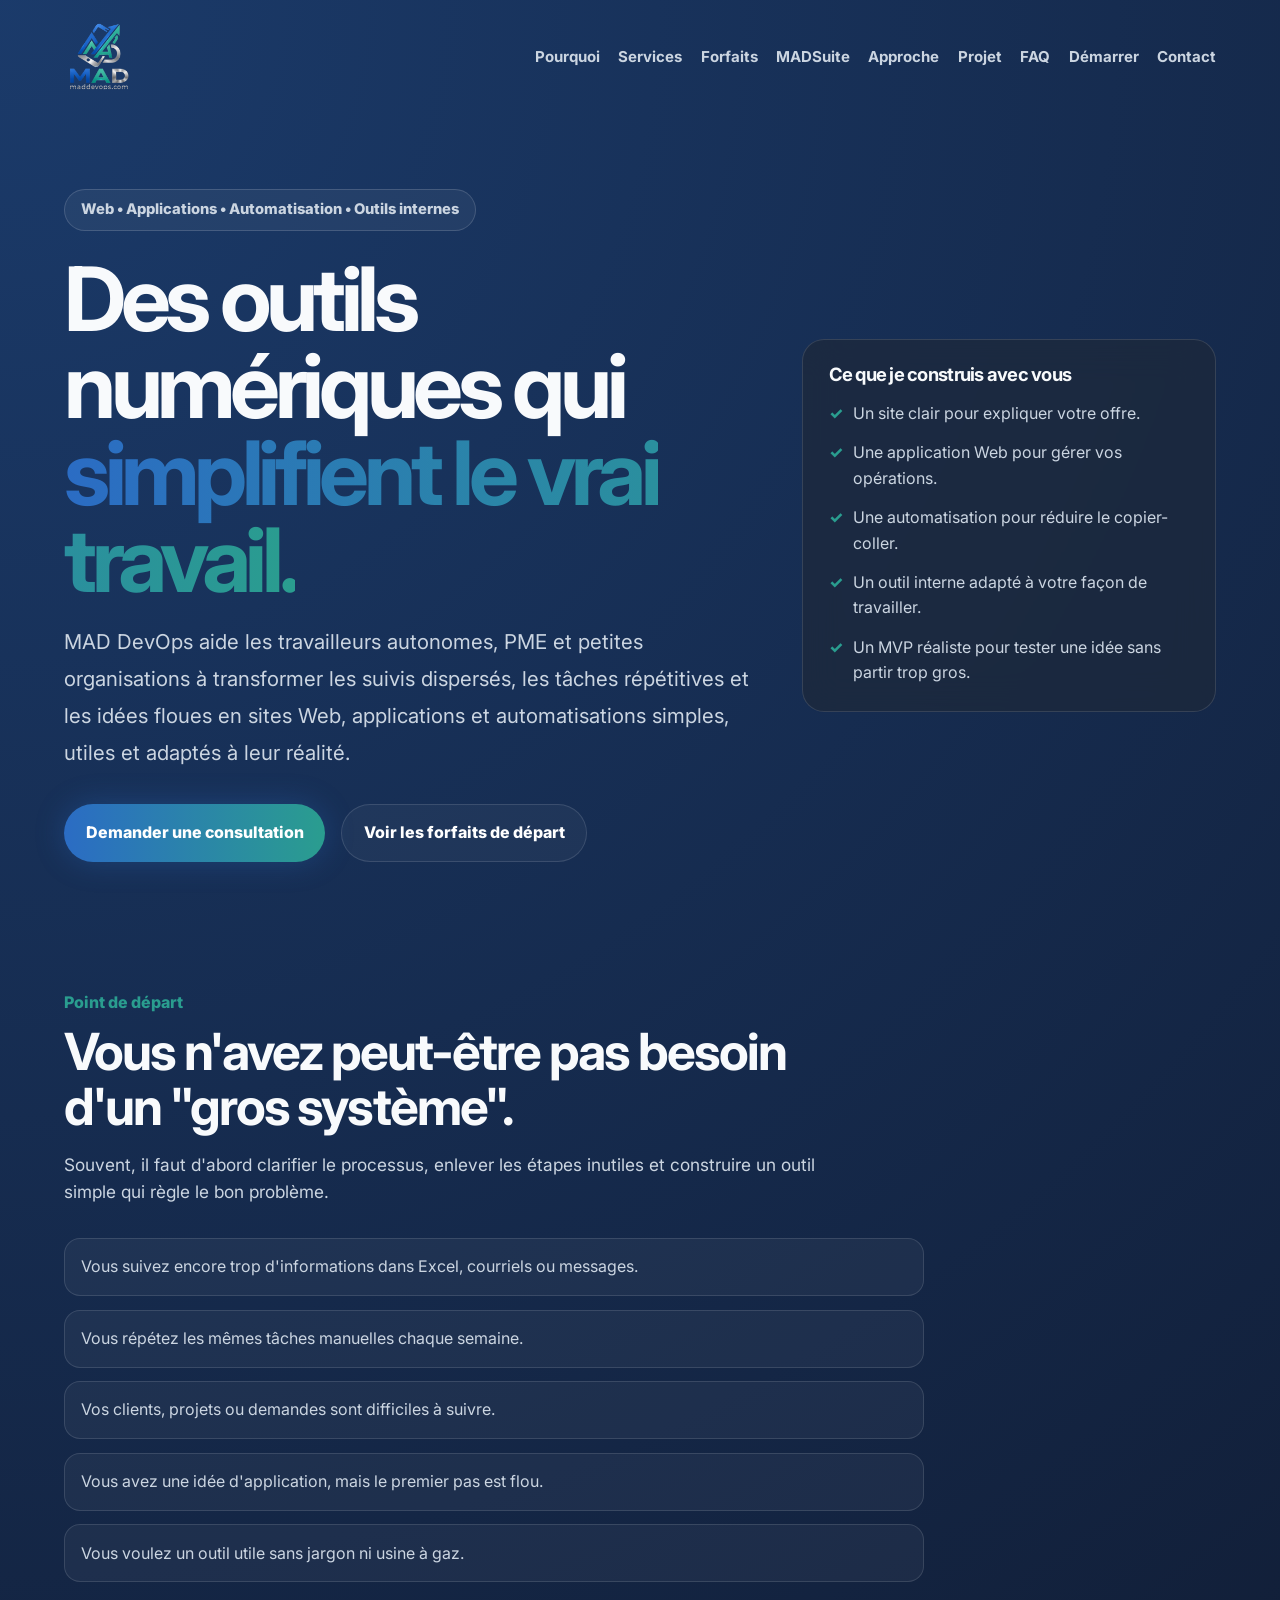
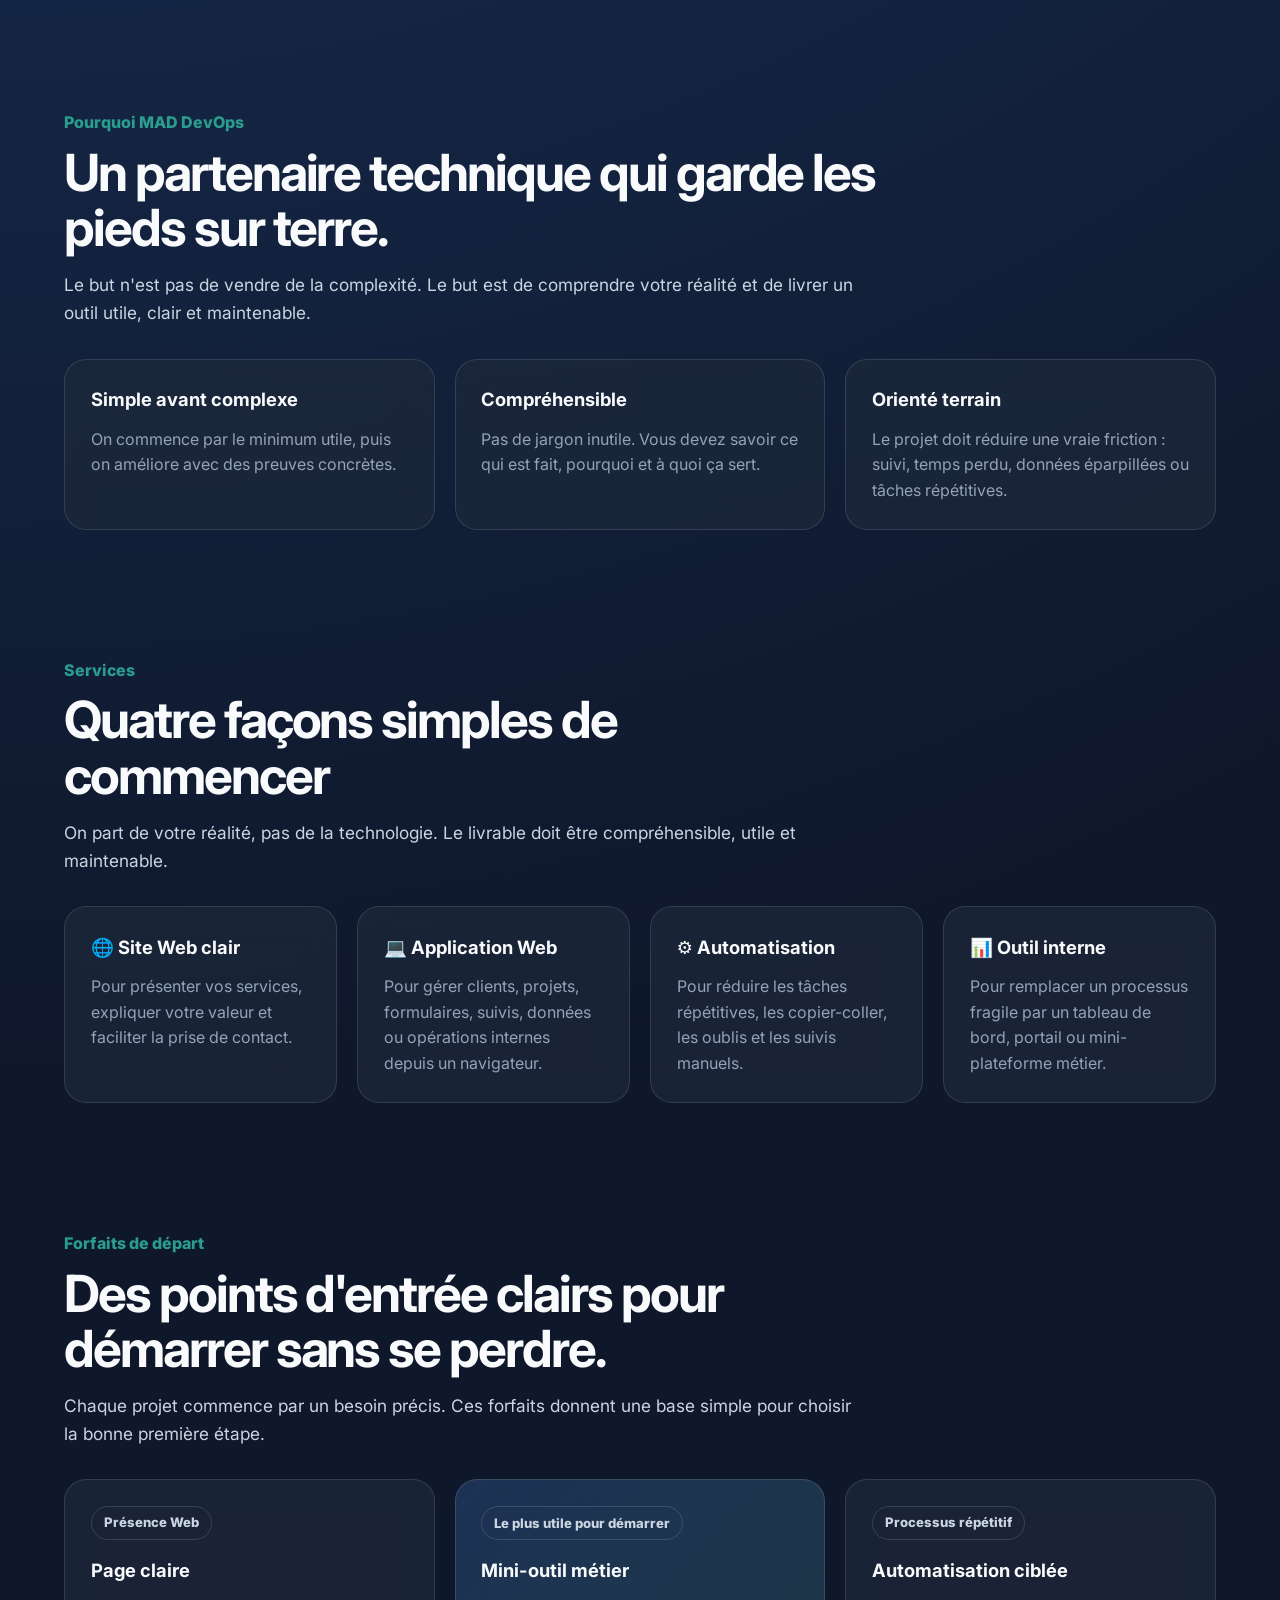
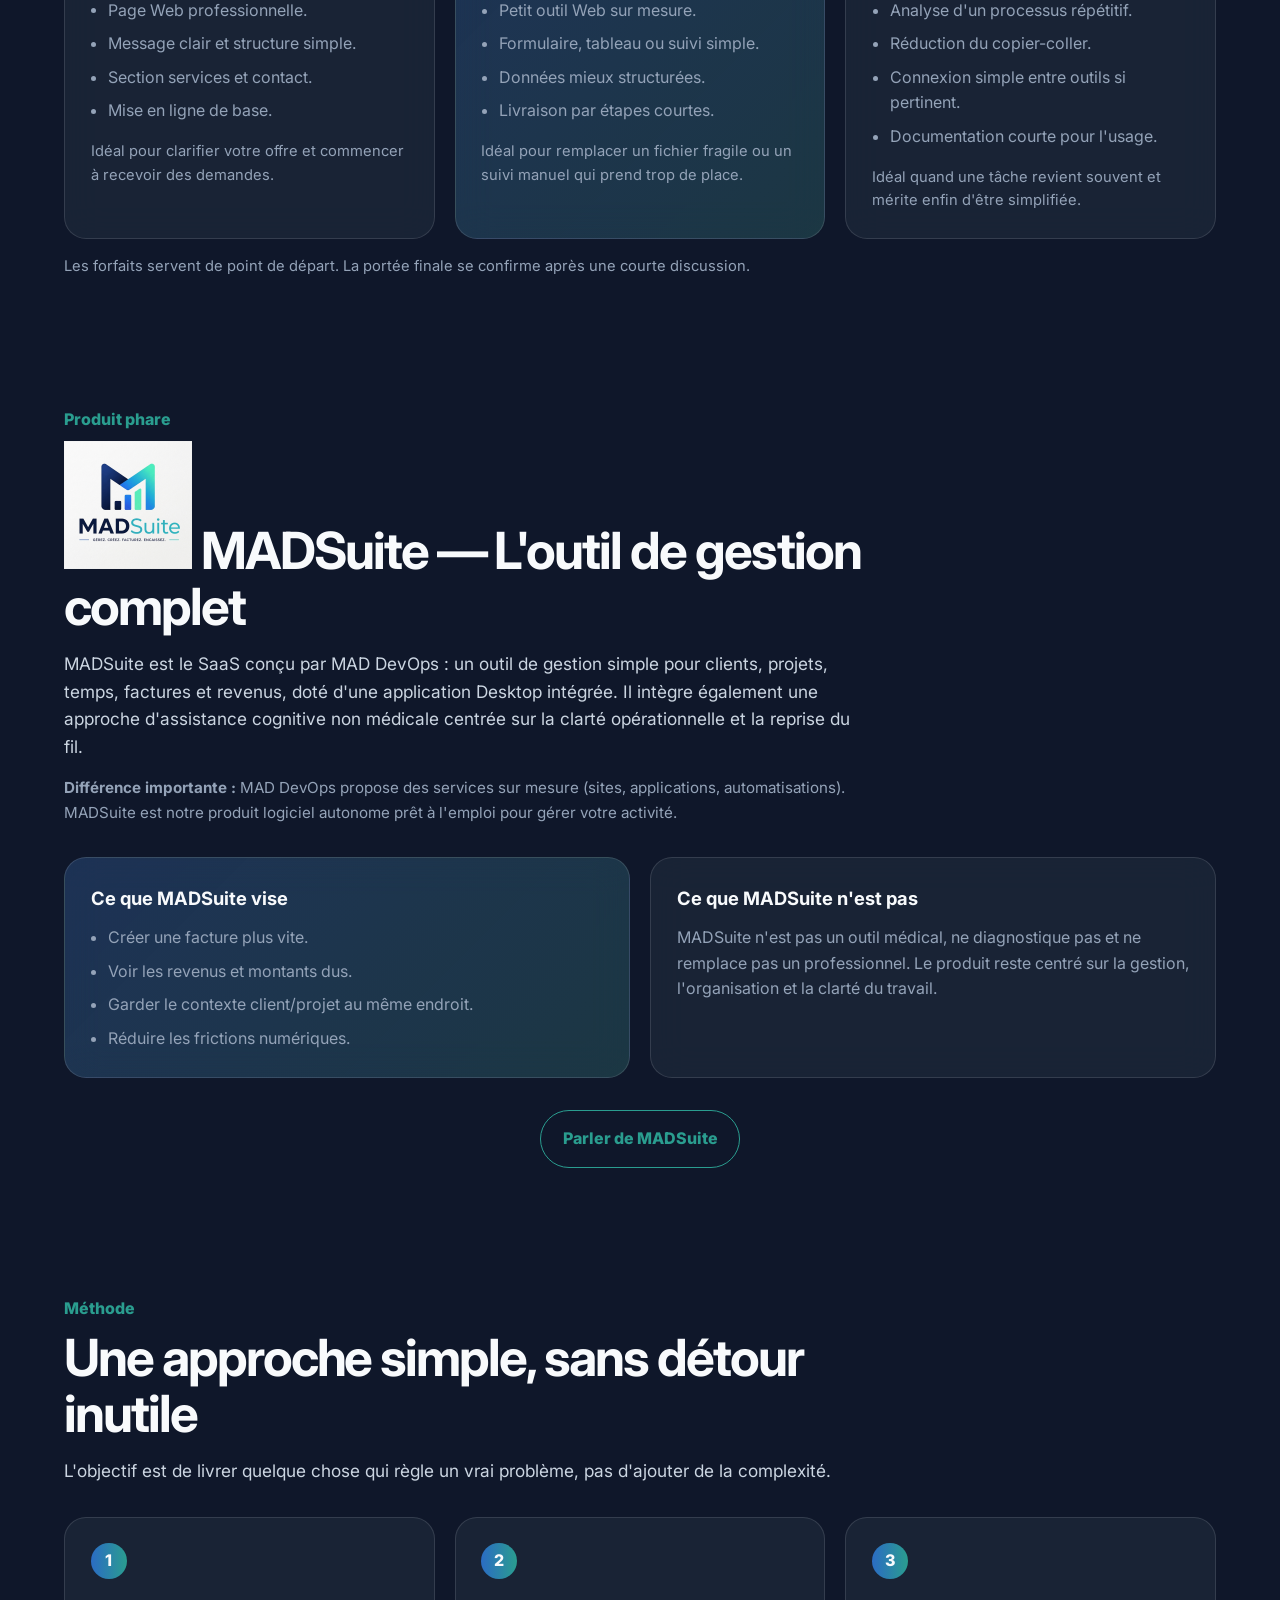
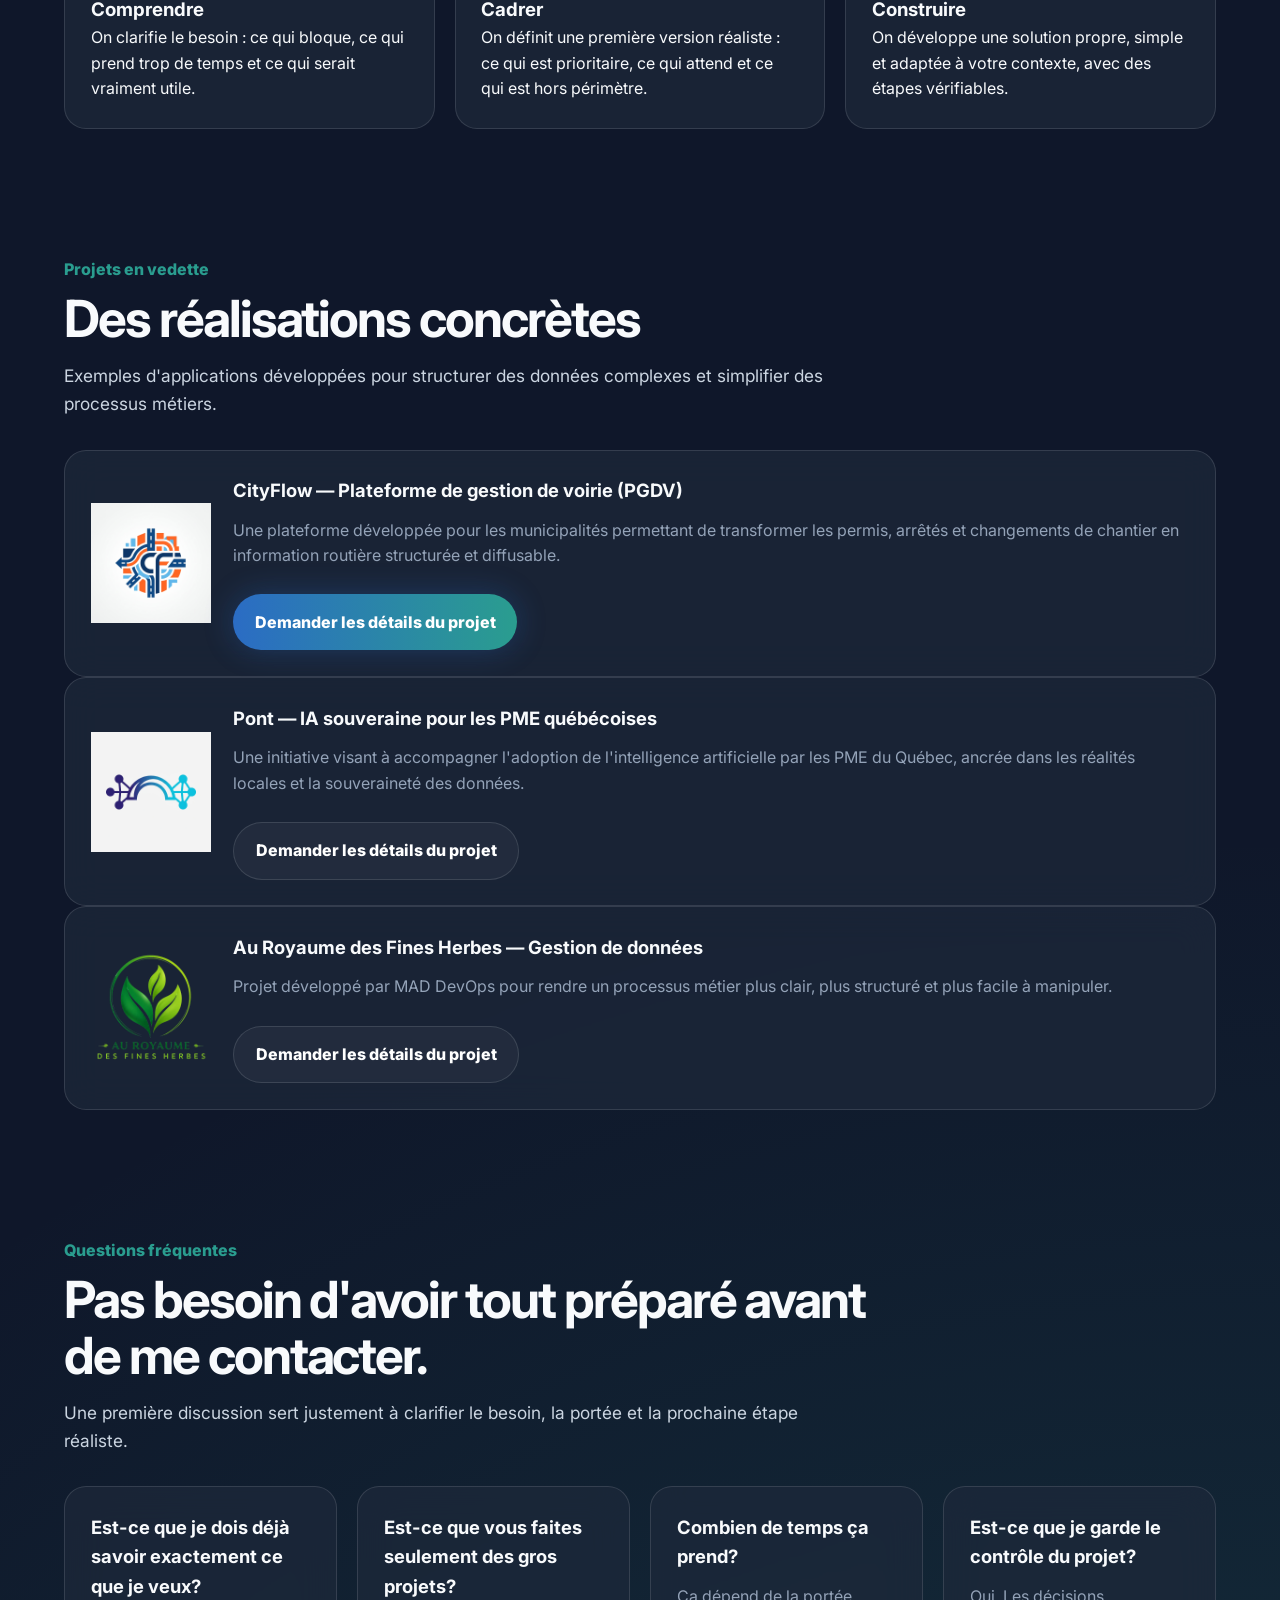
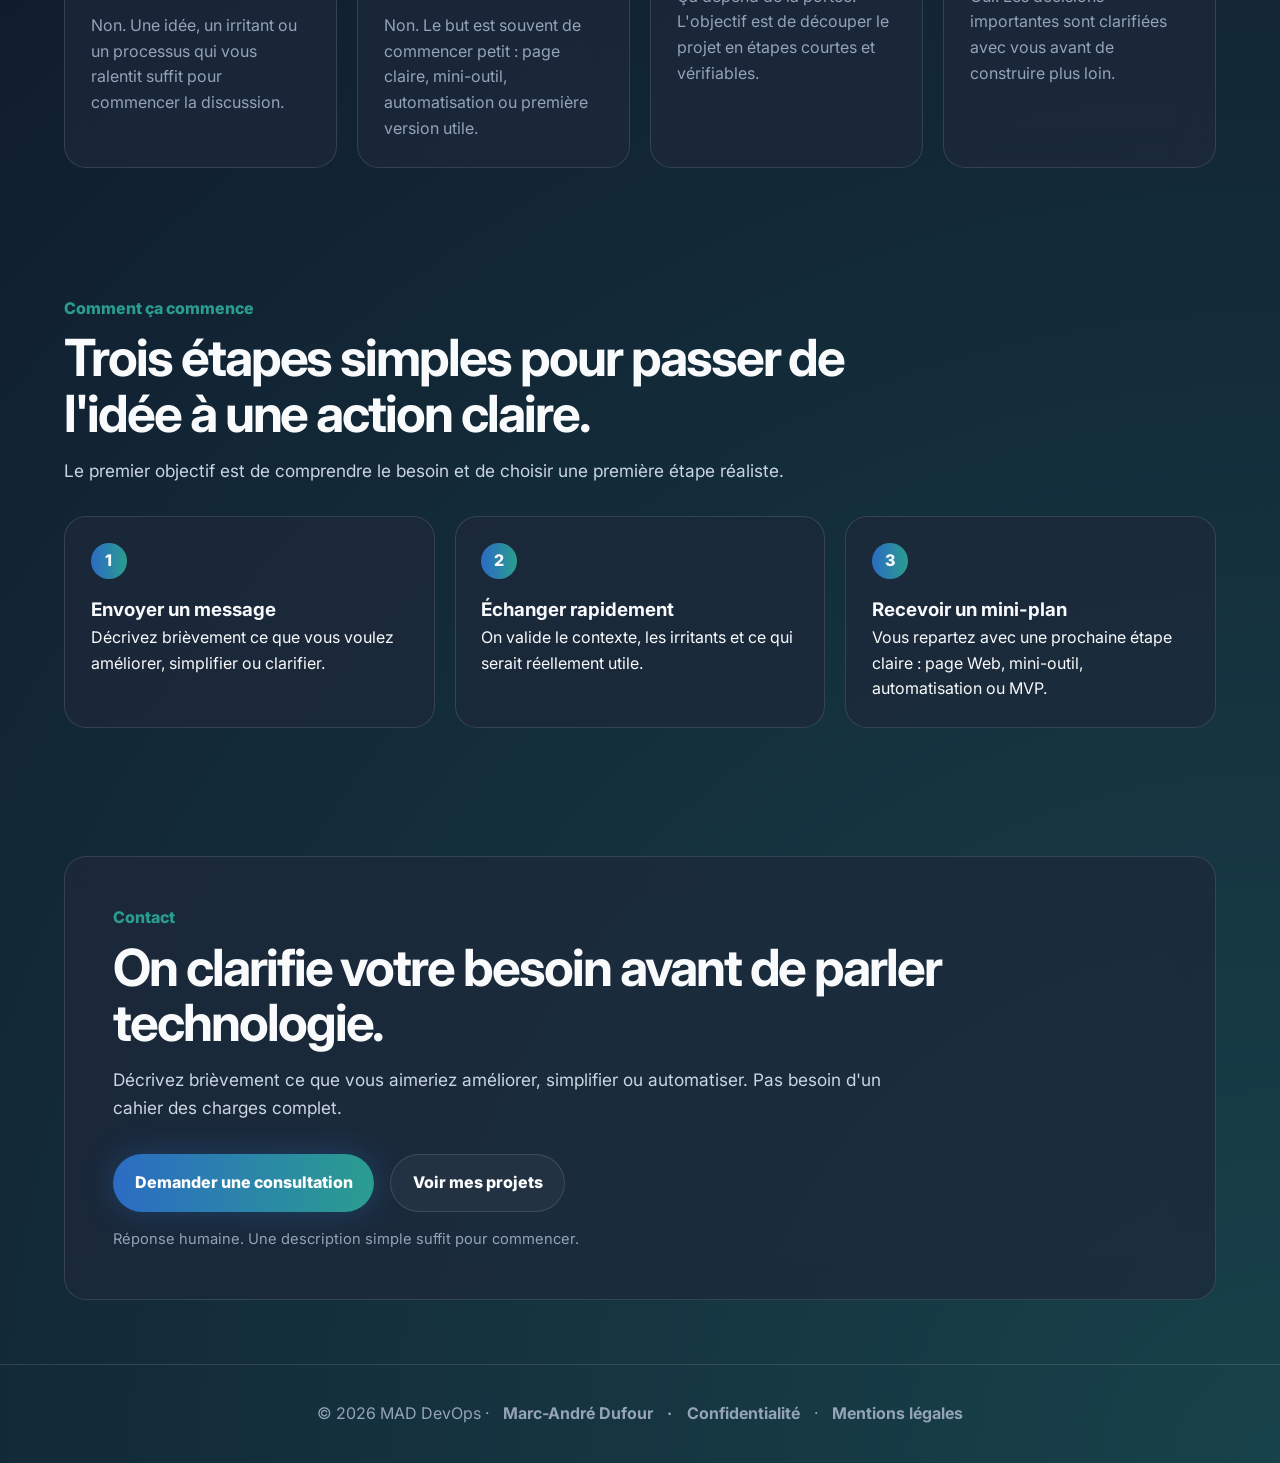
<file: index.html>
<!doctype html>
<html lang="fr-CA">
  <head>
    <meta charset="UTF-8" />
    <meta name="viewport" content="width=device-width, initial-scale=1.0" />
    <title>
      MAD DevOps | Sites Web, applications et automatisations simples
    </title>
    <meta
      name="description"
      content="MAD DevOps aide les travailleurs autonomes, PME et petites organisations à créer des sites Web, applications Web, automatisations et outils internes simples, utiles et adaptés à leur réalité."
    />
    <link rel="canonical" href="https://www.maddevops.com/" />
    <script type="application/ld+json">
      {
        "@context": "https://schema.org",
        "@graph": [
          {
            "@type": "ProfessionalService",
            "@id": "https://www.maddevops.com/#organization",
            "name": "MAD DevOps",
            "url": "https://www.maddevops.com/",
            "email": "contact@maddevops.com",
            "areaServed": "Québec",
            "description": "Sites Web, applications Web, automatisations et outils internes simples pour travailleurs autonomes, PME et petites organisations.",
            "sameAs": ["https://github.com/bleeband"]
          },
          {
            "@type": "WebSite",
            "@id": "https://www.maddevops.com/#website",
            "url": "https://www.maddevops.com/",
            "name": "MAD DevOps",
            "inLanguage": "fr-CA",
            "publisher": {
              "@id": "https://www.maddevops.com/#organization"
            }
          }
        ]
      }
    </script>
    <meta property="og:type" content="website" />
    <meta
      property="og:title"
      content="MAD DevOps | Sites Web, applications et automatisations simples"
    />
    <meta
      property="og:description"
      content="Des solutions numériques simples pour clarifier vos processus, réduire les tâches répétitives et construire des outils adaptés à votre réalité."
    />
    <meta property="og:url" content="https://www.maddevops.com/" />
    <meta
      property="og:image"
      content="https://www.maddevops.com/img/logo.webp"
    />
    <meta property="og:locale" content="fr_CA" />
    <meta name="twitter:card" content="summary" />
    <meta
      name="twitter:title"
      content="MAD DevOps | Sites Web, applications et automatisations simples"
    />
    <meta
      name="twitter:description"
      content="Sites Web, applications Web, automatisations et outils internes simples pour travailleurs autonomes, PME et petites organisations."
    />
    <meta
      name="twitter:image"
      content="https://www.maddevops.com/img/logo.webp"
    />
    <link rel="icon" href="./img/logo.webp" type="image/webp" />
    <link rel="preconnect" href="https://fonts.googleapis.com" />
    <link rel="preconnect" href="https://fonts.gstatic.com" crossorigin />
    <link
      href="https://fonts.googleapis.com/css2?family=Inter:wght@300;400;600;700;800&display=swap"
      rel="stylesheet"
    />
    <link rel="stylesheet" href="./assets/css/variables.css" />
    <link rel="stylesheet" href="./assets/css/base.css" />
    <link rel="stylesheet" href="./assets/css/layout.css" />
    <link rel="stylesheet" href="./assets/css/components.css" />
    <link rel="stylesheet" href="./assets/css/components/back-to-top.css" />
    <link rel="stylesheet" href="./assets/css/pages/home.css" />
  </head>
  <body>
    <a class="skip-link" href="#main-content">Aller au contenu principal</a>
    <header class="site-header container">
      <nav class="nav" aria-label="Navigation principale">
        <a class="brand" href="/"
          ><img
            src="./img/logosylver_sf.png"
            alt="MAD DevOps — Accueil"
            decoding="async"
          width="1024" height="1024"></a>
        <button class="nav-toggle" type="button" aria-controls="main-navigation" aria-expanded="false" aria-label="Ouvrir le menu" data-nav-toggle>☰</button>
        <div class="nav-links" id="main-navigation">
          <a href="#pourquoi">Pourquoi</a><a href="#services">Services</a
          ><a href="#forfaits">Forfaits</a><a href="#madsuite">MADSuite</a
          ><a href="#approche">Approche</a><a href="#projet">Projet</a
          ><a href="#faq">FAQ</a><a href="#demarrer">Démarrer</a
          ><a href="./contact.html">Contact</a>
        </div>
      </nav>
    </header>
    <main id="main-content">
      <section class="hero container" aria-labelledby="hero-title">
        <div class="hero-grid">
          <div>
            <div class="badge">
              Web • Applications • Automatisation • Outils internes
            </div>
            <h1 id="hero-title">
              Des outils numériques qui
              <span class="gradient">simplifient le vrai travail.</span>
            </h1>
            <p class="hero-text">
              MAD DevOps aide les travailleurs autonomes, PME et petites
              organisations à transformer les suivis dispersés, les tâches
              répétitives et les idées floues en sites Web, applications et
              automatisations simples, utiles et adaptés à leur réalité.
            </p>
            <div class="hero-actions">
              <a
                href="./contact.html"
                class="btn btn-primary"
                data-tracking-cta="contact"
                >Demander une consultation</a
              ><a href="#forfaits" class="btn btn-secondary"
                >Voir les forfaits de départ</a
              >
            </div>
          </div>
          <aside class="hero-panel" aria-label="Promesse MAD DevOps">
            <h2>Ce que je construis avec vous</h2>
            <ul>
              <li>Un site clair pour expliquer votre offre.</li>
              <li>Une application Web pour gérer vos opérations.</li>
              <li>Une automatisation pour réduire le copier-coller.</li>
              <li>Un outil interne adapté à votre façon de travailler.</li>
              <li>
                Un MVP réaliste pour tester une idée sans partir trop gros.
              </li>
            </ul>
          </aside>
        </div>
      </section>
      <section class="container" id="probleme" aria-labelledby="probleme-title">
        <div class="section-heading">
          <p class="section-kicker">Point de départ</p>
          <h2 id="probleme-title">
            Vous n'avez peut-être pas besoin d'un "gros système".
          </h2>
          <p class="section-text">
            Souvent, il faut d'abord clarifier le processus, enlever les étapes
            inutiles et construire un outil simple qui règle le bon problème.
          </p>
        </div>
        <ul class="problem-list">
          <li>
            Vous suivez encore trop d'informations dans Excel, courriels ou
            messages.
          </li>
          <li>Vous répétez les mêmes tâches manuelles chaque semaine.</li>
          <li>Vos clients, projets ou demandes sont difficiles à suivre.</li>
          <li>
            Vous avez une idée d'application, mais le premier pas est flou.
          </li>
          <li>Vous voulez un outil utile sans jargon ni usine à gaz.</li>
        </ul>
      </section>
      <section class="container" id="pourquoi" aria-labelledby="pourquoi-title">
        <div class="section-heading">
          <p class="section-kicker">Pourquoi MAD DevOps</p>
          <h2 id="pourquoi-title">
            Un partenaire technique qui garde les pieds sur terre.
          </h2>
          <p class="section-text">
            Le but n'est pas de vendre de la complexité. Le but est de
            comprendre votre réalité et de livrer un outil utile, clair et
            maintenable.
          </p>
        </div>
        <div class="grid">
          <article class="card">
            <h3>Simple avant complexe</h3>
            <p>
              On commence par le minimum utile, puis on améliore avec des
              preuves concrètes.
            </p>
          </article>
          <article class="card">
            <h3>Compréhensible</h3>
            <p>
              Pas de jargon inutile. Vous devez savoir ce qui est fait, pourquoi
              et à quoi ça sert.
            </p>
          </article>
          <article class="card">
            <h3>Orienté terrain</h3>
            <p>
              Le projet doit réduire une vraie friction : suivi, temps perdu,
              données éparpillées ou tâches répétitives.
            </p>
          </article>
        </div>
      </section>
      <section class="container" id="services" aria-labelledby="services-title">
        <div class="section-heading">
          <p class="section-kicker">Services</p>
          <h2 id="services-title">Quatre façons simples de commencer</h2>
          <p class="section-text">
            On part de votre réalité, pas de la technologie. Le livrable doit
            être compréhensible, utile et maintenable.
          </p>
        </div>
        <div class="grid">
          <article class="card">
            <h3>🌐 Site Web clair</h3>
            <p>
              Pour présenter vos services, expliquer votre valeur et faciliter
              la prise de contact.
            </p>
          </article>
          <article class="card">
            <h3>💻 Application Web</h3>
            <p>
              Pour gérer clients, projets, formulaires, suivis, données ou
              opérations internes depuis un navigateur.
            </p>
          </article>
          <article class="card">
            <h3>⚙️ Automatisation</h3>
            <p>
              Pour réduire les tâches répétitives, les copier-coller, les oublis
              et les suivis manuels.
            </p>
          </article>
          <article class="card">
            <h3>📊 Outil interne</h3>
            <p>
              Pour remplacer un processus fragile par un tableau de bord,
              portail ou mini-plateforme métier.
            </p>
          </article>
        </div>
      </section>
      <section class="container" id="forfaits" aria-labelledby="forfaits-title">
        <div class="section-heading">
          <p class="section-kicker">Forfaits de départ</p>
          <h2 id="forfaits-title">
            Des points d'entrée clairs pour démarrer sans se perdre.
          </h2>
          <p class="section-text">
            Chaque projet commence par un besoin précis. Ces forfaits donnent
            une base simple pour choisir la bonne première étape.
          </p>
        </div>
        <div class="grid">
          <article class="card package-card">
            <div class="package-label">Présence Web</div>
            <h3>Page claire</h3>
            <ul>
              <li>Page Web professionnelle.</li>
              <li>Message clair et structure simple.</li>
              <li>Section services et contact.</li>
              <li>Mise en ligne de base.</li>
            </ul>
            <p class="package-note">
              Idéal pour clarifier votre offre et commencer à recevoir des
              demandes.
            </p>
          </article>
          <article class="card package-card featured">
            <div class="package-label">Le plus utile pour démarrer</div>
            <h3>Mini-outil métier</h3>
            <ul>
              <li>Petit outil Web sur mesure.</li>
              <li>Formulaire, tableau ou suivi simple.</li>
              <li>Données mieux structurées.</li>
              <li>Livraison par étapes courtes.</li>
            </ul>
            <p class="package-note">
              Idéal pour remplacer un fichier fragile ou un suivi manuel qui
              prend trop de place.
            </p>
          </article>
          <article class="card package-card">
            <div class="package-label">Processus répétitif</div>
            <h3>Automatisation ciblée</h3>
            <ul>
              <li>Analyse d'un processus répétitif.</li>
              <li>Réduction du copier-coller.</li>
              <li>Connexion simple entre outils si pertinent.</li>
              <li>Documentation courte pour l'usage.</li>
            </ul>
            <p class="package-note">
              Idéal quand une tâche revient souvent et mérite enfin d'être
              simplifiée.
            </p>
          </article>
        </div>
        <p class="contact-note">
          Les forfaits servent de point de départ. La portée finale se confirme
          après une courte discussion.
        </p>
      </section>
      <section class="container" id="madsuite" aria-labelledby="madsuite-title">
        <div class="section-heading">
          
          <p class="section-kicker">Produit phare</p>
          <h2 id="madsuite-title">
            <img
            src="./img/projet/logomadsuite.png"
            alt="Logo MADSuite"
            loading="lazy"
            decoding="async"
            width="128" height="128">
            MADSuite — L'outil de gestion complet
          </h2>
          <p class="section-text">
            MADSuite est le SaaS conçu par MAD DevOps : un outil de gestion
            simple pour clients, projets, temps, factures et revenus, doté d'une
            application Desktop intégrée. Il intègre également une approche d'assistance
            cognitive non médicale centrée sur la clarté opérationnelle et la reprise du fil.
          </p>
          <p class="disclaimer-note">
            <strong>Différence importante :</strong> MAD DevOps propose des
            services sur mesure (sites, applications, automatisations). MADSuite
            est notre produit logiciel autonome prêt à l'emploi pour gérer votre activité.
          </p>
        </div>
        <div class="grid">
          <article class="card callout">
            <h3>Ce que MADSuite vise</h3>
            <ul>
              <li>Créer une facture plus vite.</li>
              <li>Voir les revenus et montants dus.</li>
              <li>Garder le contexte client/projet au même endroit.</li>
              <li>Réduire les frictions numériques.</li>
            </ul>
          </article>
          <article class="card">
            <h3>Ce que MADSuite n'est pas</h3>
            <p>
              MADSuite n'est pas un outil médical, ne diagnostique pas et ne
              remplace pas un professionnel. Le produit reste centré sur la
              gestion, l'organisation et la clarté du travail.
            </p>
          </article>
        </div>
        <div class="madsuite-actions">
          <a
            href="./contact.html?need=madsuite"
            class="btn btn-madsuite"
            data-tracking-cta="madsuite_signup"
            >Parler de MADSuite</a
          >
        </div>
      </section>
      <section class="container" id="approche" aria-labelledby="approche-title">
        <div class="section-heading">
          <p class="section-kicker">Méthode</p>
          <h2 id="approche-title">Une approche simple, sans détour inutile</h2>
          <p class="section-text">
            L'objectif est de livrer quelque chose qui règle un vrai problème,
            pas d'ajouter de la complexité.
          </p>
        </div>
        <div class="steps">
          <article class="step">
            <h3>Comprendre</h3>
            <p>
              On clarifie le besoin : ce qui bloque, ce qui prend trop de temps
              et ce qui serait vraiment utile.
            </p>
          </article>
          <article class="step">
            <h3>Cadrer</h3>
            <p>
              On définit une première version réaliste : ce qui est prioritaire,
              ce qui attend et ce qui est hors périmètre.
            </p>
          </article>
          <article class="step">
            <h3>Construire</h3>
            <p>
              On développe une solution propre, simple et adaptée à votre
              contexte, avec des étapes vérifiables.
            </p>
          </article>
        </div>
      </section>
      <section class="container" id="projet" aria-labelledby="projet-title">
        <div class="section-heading">
          <p class="section-kicker">Projets en vedette</p>
          <h2 id="projet-title">Des réalisations concrètes</h2>
          <p class="section-text">
            Exemples d'applications développées pour structurer des données complexes et simplifier des processus métiers.
          </p>
        </div>

        <article class="card spotlight">
          <img
            src="./img/projet/cityflow_logo.jpg"
            alt="Logo CityFlow"
            loading="lazy"
            decoding="async"
          width="1024" height="1024">
          <div>
            <h3>CityFlow — Plateforme de gestion de voirie (PGDV)</h3>
            <p>
              Une plateforme développée pour les municipalités permettant de transformer les permis, arrêtés et changements de chantier en information routière structurée et diffusable.
            </p>
            <br /><a
              class="btn btn-primary"
              href="./contact.html?project=cityflow"
              data-tracking-cta="project_cityflow"
              >Demander les détails du projet</a
            >
          </div>
        </article>

        <article class="card spotlight">
          <img
            src="./img/projet/pont_logo.jpg"
            alt="Logo Pont"
            loading="lazy"
            decoding="async"
          width="1024" height="1024">
          <div>
            <h3>Pont — IA souveraine pour les PME québécoises</h3>
            <p>
              Une initiative visant à accompagner l'adoption de l'intelligence artificielle
              par les PME du Québec, ancrée dans les réalités locales et la souveraineté des données.
            </p>
            <br /><a
              class="btn btn-secondary"
              href="./contact.html?project=pont"
              data-tracking-cta="project_pont"
              >Demander les détails du projet</a
            >
          </div>
        </article>

        <article class="card spotlight">
          <img
            src="./img/projet/logo_sf.webp"
            alt="Logo Au Royaume des Fines Herbes"
            loading="lazy"
            decoding="async"
          width="1024" height="1024">
          <div>
            <h3>Au Royaume des Fines Herbes — Gestion de données</h3>
            <p>
              Projet développé par MAD DevOps pour rendre un processus métier
              plus clair, plus structuré et plus facile à manipuler.
            </p>
            <br /><a
              class="btn btn-secondary"
              href="./contact.html?project=fines-herbes"
              data-tracking-cta="project_fines_herbes"
              >Demander les détails du projet</a
            >
          </div>
        </article>
      </section>
      <section class="container" id="faq" aria-labelledby="faq-title">
        <div class="section-heading">
          <p class="section-kicker">Questions fréquentes</p>
          <h2 id="faq-title">
            Pas besoin d'avoir tout préparé avant de me contacter.
          </h2>
          <p class="section-text">
            Une première discussion sert justement à clarifier le besoin, la
            portée et la prochaine étape réaliste.
          </p>
        </div>
        <div class="faq-grid">
          <article class="faq-item">
            <h3>Est-ce que je dois déjà savoir exactement ce que je veux?</h3>
            <p>
              Non. Une idée, un irritant ou un processus qui vous ralentit
              suffit pour commencer la discussion.
            </p>
          </article>
          <article class="faq-item">
            <h3>Est-ce que vous faites seulement des gros projets?</h3>
            <p>
              Non. Le but est souvent de commencer petit : page claire,
              mini-outil, automatisation ou première version utile.
            </p>
          </article>
          <article class="faq-item">
            <h3>Combien de temps ça prend?</h3>
            <p>
              Ça dépend de la portée. L'objectif est de découper le projet en
              étapes courtes et vérifiables.
            </p>
          </article>
          <article class="faq-item">
            <h3>Est-ce que je garde le contrôle du projet?</h3>
            <p>
              Oui. Les décisions importantes sont clarifiées avec vous avant de
              construire plus loin.
            </p>
          </article>
        </div>
      </section>
      <section class="container" id="demarrer" aria-labelledby="demarrer-title">
        <div class="section-heading">
          <p class="section-kicker">Comment ça commence</p>
          <h2 id="demarrer-title">
            Trois étapes simples pour passer de l'idée à une action claire.
          </h2>
          <p class="section-text">
            Le premier objectif est de comprendre le besoin et de choisir une
            première étape réaliste.
          </p>
        </div>
        <div class="steps">
          <article class="step">
            <h3>Envoyer un message</h3>
            <p>
              Décrivez brièvement ce que vous voulez améliorer, simplifier ou
              clarifier.
            </p>
          </article>
          <article class="step">
            <h3>Échanger rapidement</h3>
            <p>
              On valide le contexte, les irritants et ce qui serait réellement
              utile.
            </p>
          </article>
          <article class="step">
            <h3>Recevoir un mini-plan</h3>
            <p>
              Vous repartez avec une prochaine étape claire : page Web,
              mini-outil, automatisation ou MVP.
            </p>
          </article>
        </div>
      </section>
      <section class="container" id="contact" aria-labelledby="contact-title">
        <div class="contact-box">
          <p class="section-kicker">Contact</p>
          <h2 id="contact-title">
            On clarifie votre besoin avant de parler technologie.
          </h2>
          <p class="section-text">
            Décrivez brièvement ce que vous aimeriez améliorer, simplifier ou
            automatiser. Pas besoin d'un cahier des charges complet.
          </p>
          <div class="hero-actions">
            <a
              href="./contact.html"
              class="btn btn-primary"
              data-tracking-cta="contact"
              >Demander une consultation</a
            ><a
              href="https://github.com/bleeband"
              target="_blank"
              rel="noopener noreferrer"
              class="btn btn-secondary"
              >Voir mes projets</a
            >
          </div>
          <p class="contact-note">
            Réponse humaine. Une description simple suffit pour commencer.
          </p>
        </div>
      </section>
    </main>
    <footer class="site-footer">
      © 2026 MAD DevOps ·
      <a href="mailto:contact@maddevops.com">Marc-André Dufour</a><br />
      <a href="./confidentialite.html">Confidentialité</a> ·
      <a href="./mentions-legales.html">Mentions légales</a>
    </footer>
    <button
      id="back-to-top"
      class="back-to-top"
      type="button"
      aria-label="Retourner en haut de la page"
      title="Retour en haut"
      hidden
    >
      <span aria-hidden="true">↑</span>
    </button>
    <script src="./assets/js/tracking.js" defer></script>
    <script src="./assets/js/mobile-nav.js" defer></script>
    <script src="./assets/js/back-to-top.js" defer></script>
  </body>
</html>
</file>
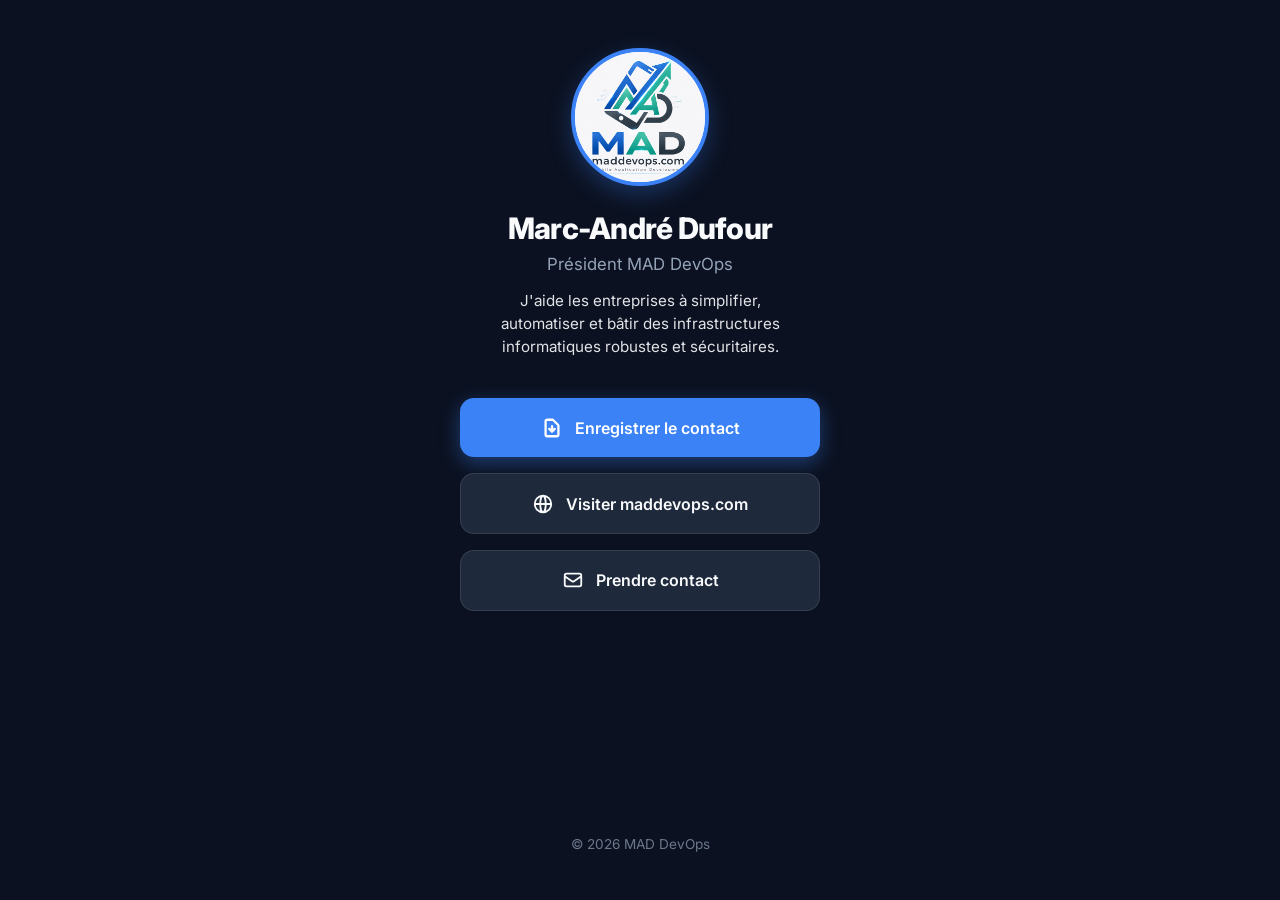
<file: carte.html>
<!doctype html>
<html lang="fr-CA">

<head>
  <meta charset="UTF-8" />
  <meta name="viewport" content="width=device-width, initial-scale=1.0" />
  <title>Marc-André Dufour | MAD DevOps</title>
  <meta name="description" content="Carte de visite virtuelle de Marc-André Dufour, MAD DevOps." />
  <link rel="icon" href="./img/logo_media.png" type="image/png" />
  <link rel="preconnect" href="https://fonts.googleapis.com" />
  <link rel="preconnect" href="https://fonts.gstatic.com" crossorigin />
  <link href="https://fonts.googleapis.com/css2?family=Inter:wght@400;600;800&display=swap" rel="stylesheet" />

  <!-- Utilisation de vos variables de base pour rester consistant avec votre image de marque -->
  <link rel="stylesheet" href="./assets/css/variables.css" />
  <style>
    :root {
      --nfc-bg: #0b1120;
      --nfc-card: #1e293b;
      --nfc-card-hover: #334155;
      --nfc-text: #f8fafc;
      --nfc-muted: #94a3b8;
      --nfc-border: rgba(255, 255, 255, 0.1);
      --nfc-primary: #3b82f6;
      /* Peut être ajusté pour matcher var(--primary) si différent */
      --nfc-primary-hover: #2563eb;
    }

    body {
      background-color: var(--nfc-bg);
      color: var(--nfc-text);
      font-family: 'Inter', system-ui, sans-serif;
      display: flex;
      flex-direction: column;
      align-items: center;
      padding: 3rem 1.5rem;
      min-height: 100vh;
      text-align: center;
      margin: 0;
      box-sizing: border-box;
    }

    .profile-header {
      margin-bottom: 2.5rem;
      animation: fadeInDown 0.6s ease-out;
    }

    .profile-img {
      width: 130px;
      height: 130px;
      border-radius: 50%;
      object-fit: contain;
      background-color: #fff;
      /* Pour faire ressortir le logo s'il a un fond transparent */
      margin-bottom: 1.25rem;
      border: 4px solid var(--nfc-primary);
      box-shadow: 0 8px 25px rgba(59, 130, 246, 0.3);
    }

    h1 {
      font-size: 1.85rem;
      margin: 0 0 0.5rem 0;
      font-weight: 800;
      letter-spacing: -0.025em;
    }

    .title {
      font-size: 1.05rem;
      color: var(--nfc-muted);
      margin: 0 0 1rem 0;
      font-weight: 400;
    }

    .bio {
      font-size: 0.95rem;
      color: var(--nfc-text);
      max-width: 320px;
      margin: 0 auto;
      line-height: 1.5;
      opacity: 0.9;
    }

    .links-container {
      display: flex;
      flex-direction: column;
      gap: 1rem;
      width: 100%;
      max-width: 360px;
      animation: fadeInUp 0.6s ease-out 0.2s both;
    }

    .link-btn {
      display: flex;
      align-items: center;
      justify-content: center;
      gap: 0.75rem;
      background-color: var(--nfc-card);
      color: var(--nfc-text);
      text-decoration: none;
      padding: 1.15rem;
      border-radius: 14px;
      font-weight: 600;
      font-size: 1rem;
      transition: all 0.25s cubic-bezier(0.4, 0, 0.2, 1);
      border: 1px solid var(--nfc-border);
    }

    .link-btn:hover,
    .link-btn:focus,
    .link-btn:active {
      background-color: var(--nfc-card-hover);
      transform: translateY(-3px);
      box-shadow: 0 10px 20px rgba(0, 0, 0, 0.2);
    }

    .link-btn.primary {
      background-color: var(--nfc-primary);
      color: #ffffff;
      border: none;
      box-shadow: 0 6px 20px rgba(59, 130, 246, 0.4);
    }

    .link-btn.primary:hover {
      background-color: var(--nfc-primary-hover);
      box-shadow: 0 8px 25px rgba(59, 130, 246, 0.5);
    }

    .icon {
      width: 22px;
      height: 22px;
      flex-shrink: 0;
    }

    .footer {
      margin-top: auto;
      padding-top: 4rem;
      font-size: 0.85rem;
      color: var(--nfc-muted);
      opacity: 0.7;
    }

    @keyframes fadeInDown {
      from {
        opacity: 0;
        transform: translateY(-20px);
      }

      to {
        opacity: 1;
        transform: translateY(0);
      }
    }

    @keyframes fadeInUp {
      from {
        opacity: 0;
        transform: translateY(20px);
      }

      to {
        opacity: 1;
        transform: translateY(0);
      }
    }
  </style>
</head>

<body>

  <div class="profile-header">
    <img src="./img/logo.png" alt="MAD DevOps Logo" class="profile-img" />
    <h1>Marc-André Dufour</h1>
    <p class="title">Président MAD DevOps</p>
    <p class="bio">J'aide les entreprises à simplifier, automatiser et bâtir des infrastructures informatiques robustes
      et sécuritaires.</p>
  </div>

  <div class="links-container">
    <!-- Bouton principal : Téléchargement du contact -->
    <a href="./madufour.vcf" class="link-btn primary" download="madufour.vcf">
      <svg class="icon" fill="none" stroke="currentColor" viewBox="0 0 24 24" xmlns="http://www.w3.org/2000/svg">
        <path stroke-linecap="round" stroke-linejoin="round" stroke-width="2.5"
          d="M12 10v6m0 0l-3-3m3 3l3-3m2 8H7a2 2 0 01-2-2V5a2 2 0 012-2h5.586a1 1 0 01.707.293l5.414 5.414a1 1 0 01.293.707V19a2 2 0 01-2 2z">
        </path>
      </svg>
      Enregistrer le contact
    </a>

    <!-- Bouton Site web -->
    <a href="./index.html" class="link-btn">
      <svg class="icon" fill="none" stroke="currentColor" viewBox="0 0 24 24" xmlns="http://www.w3.org/2000/svg">
        <path stroke-linecap="round" stroke-linejoin="round" stroke-width="2"
          d="M21 12a9 9 0 01-9 9m9-9a9 9 0 00-9-9m9 9H3m9 9a9 9 0 01-9-9m9 9c1.657 0 3-4.03 3-9s-1.343-9-3-9m0 18c-1.657 0-3-4.03-3-9s1.343-9 3-9m-9 9a9 9 0 019-9">
        </path>
      </svg>
      Visiter maddevops.com
    </a>

    <!-- Bouton Contact -->
    <a href="./contact.html" class="link-btn">
      <svg class="icon" fill="none" stroke="currentColor" viewBox="0 0 24 24" xmlns="http://www.w3.org/2000/svg">
        <path stroke-linecap="round" stroke-linejoin="round" stroke-width="2"
          d="M3 8l7.89 5.26a2 2 0 002.22 0L21 8M5 19h14a2 2 0 002-2V7a2 2 0 00-2-2H5a2 2 0 00-2 2v10a2 2 0 002 2z">
        </path>
      </svg>
      Prendre contact
    </a>
  </div>

  <footer class="footer">
    © 2026 MAD DevOps
  </footer>
</body>

</html>
</file>
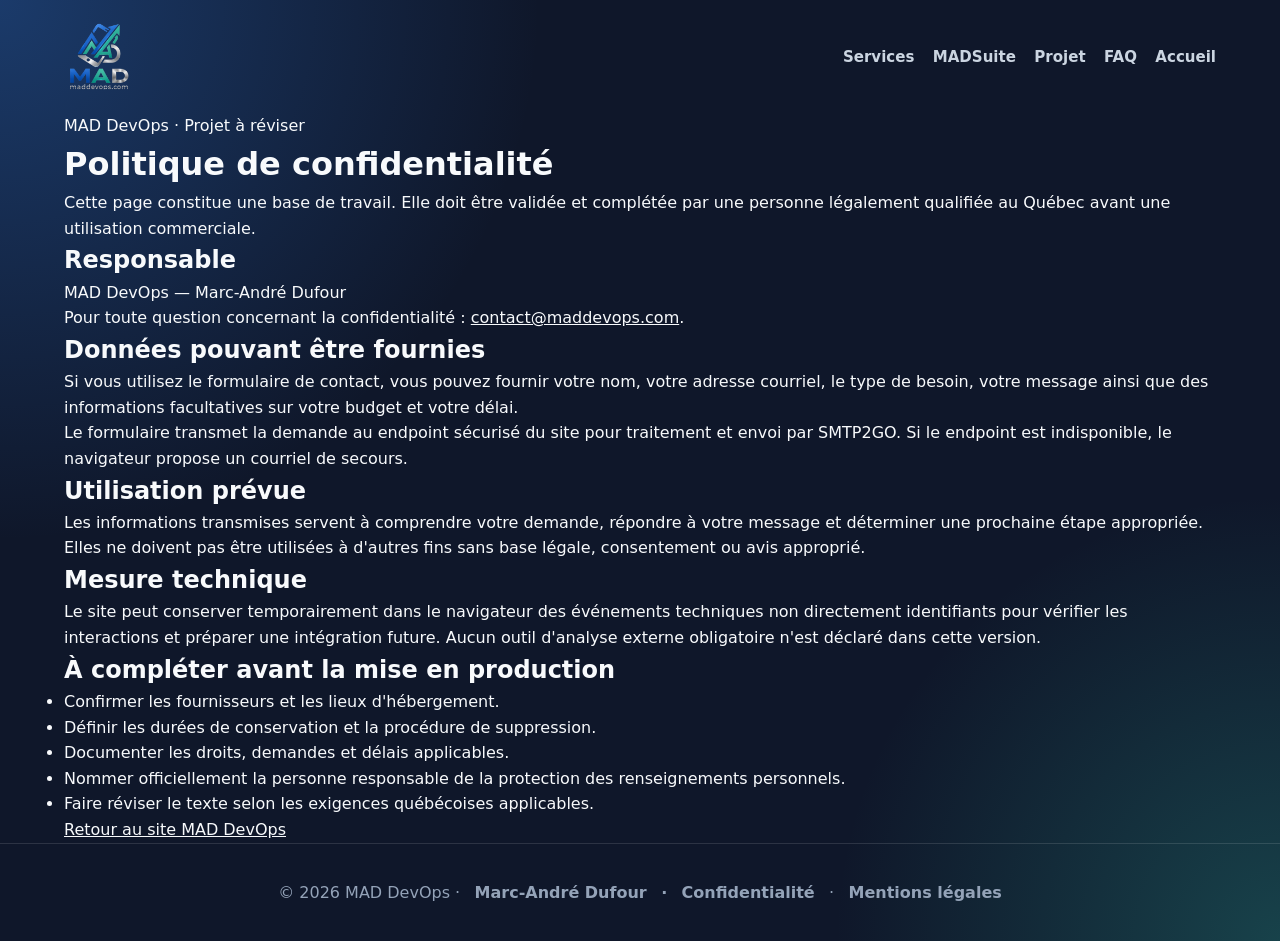
<file: confidentialite.html>
<!doctype html>
<html lang="fr-CA">
  <head>
    <meta charset="UTF-8" />
    <meta name="viewport" content="width=device-width, initial-scale=1.0" />
    <title>Politique de confidentialité | MAD DevOps</title>
    <meta name="description" content="Projet de politique de confidentialité du site MAD DevOps, à faire réviser avant la mise en production commerciale." />
    <link rel="canonical" href="https://www.maddevops.com/confidentialite.html" />
    <link rel="stylesheet" href="./assets/css/variables.css" />
    <link rel="stylesheet" href="./assets/css/base.css" />
    <link rel="stylesheet" href="./assets/css/layout.css" />
    <link rel="stylesheet" href="./assets/css/components.css" />
      <link rel="icon" href="./img/logo.webp" type="image/webp" />
</head>
  <body>
    <a class="skip-link" href="#main-content">Aller au contenu principal</a>
    <header class="site-header container">
      <nav class="nav" aria-label="Navigation principale">
        <a class="brand" href="./index.html"
          ><img src="./img/logosylver_sf.png" alt="MAD DevOps — Accueil"
        width="1024" height="1024"></a>
        <button class="nav-toggle" type="button" aria-controls="main-navigation" aria-expanded="false" aria-label="Ouvrir le menu" data-nav-toggle>☰</button>
        <div class="nav-links" id="main-navigation">
          <a href="./index.html#services">Services</a>
          <a href="./index.html#madsuite">MADSuite</a>
          <a href="./index.html#projet">Projet</a>
          <a href="./index.html#faq">FAQ</a>
          <a href="./index.html">Accueil</a>
        </div>
      </nav>
    </header>

    <main class="container section-block" id="main-content">
      <p class="section-kicker">MAD DevOps · Projet à réviser</p>
      <h1>Politique de confidentialité</h1>
      <p class="section-text">
        Cette page constitue une base de travail. Elle doit être validée et
        complétée par une personne légalement qualifiée au Québec avant une
        utilisation commerciale.
      </p>

      <section class="card">
        <h2>Responsable</h2>
        <p>MAD DevOps — Marc-André Dufour</p>
        <p>
          Pour toute question concernant la confidentialité :
          <a href="mailto:contact@maddevops.com">contact@maddevops.com</a>.
        </p>
      </section>

      <section class="card">
        <h2>Données pouvant être fournies</h2>
        <p>
          Si vous utilisez le formulaire de contact, vous pouvez fournir votre
          nom, votre adresse courriel, le type de besoin, votre message ainsi
          que des informations facultatives sur votre budget et votre délai.
        </p>
        <p>
          Le formulaire transmet la demande au endpoint sécurisé du site pour
          traitement et envoi par SMTP2GO. Si le endpoint est indisponible, le
          navigateur propose un courriel de secours.
        </p>
      </section>

      <section class="card">
        <h2>Utilisation prévue</h2>
        <p>
          Les informations transmises servent à comprendre votre demande,
          répondre à votre message et déterminer une prochaine étape appropriée.
          Elles ne doivent pas être utilisées à d'autres fins sans base légale,
          consentement ou avis approprié.
        </p>
      </section>

      <section class="card">
        <h2>Mesure technique</h2>
        <p>
          Le site peut conserver temporairement dans le navigateur des
          événements techniques non directement identifiants pour vérifier les
          interactions et préparer une intégration future. Aucun outil
          d'analyse externe obligatoire n'est déclaré dans cette version.
        </p>
      </section>

      <section class="card">
        <h2>À compléter avant la mise en production</h2>
        <ul>
          <li>Confirmer les fournisseurs et les lieux d'hébergement.</li>
          <li>Définir les durées de conservation et la procédure de suppression.</li>
          <li>Documenter les droits, demandes et délais applicables.</li>
          <li>Nommer officiellement la personne responsable de la protection des renseignements personnels.</li>
          <li>Faire réviser le texte selon les exigences québécoises applicables.</li>
        </ul>
      </section>

      <p><a href="./index.html">Retour au site MAD DevOps</a></p>

    </main>

    <footer class="site-footer">
      © 2026 MAD DevOps ·
      <a href="mailto:contact@maddevops.com">Marc-André Dufour</a><br />
      <a href="./confidentialite.html">Confidentialité</a> ·
      <a href="./mentions-legales.html">Mentions légales</a>
    </footer>
    <script src="./assets/js/mobile-nav.js" defer></script>
  </body>
</html>
</file>
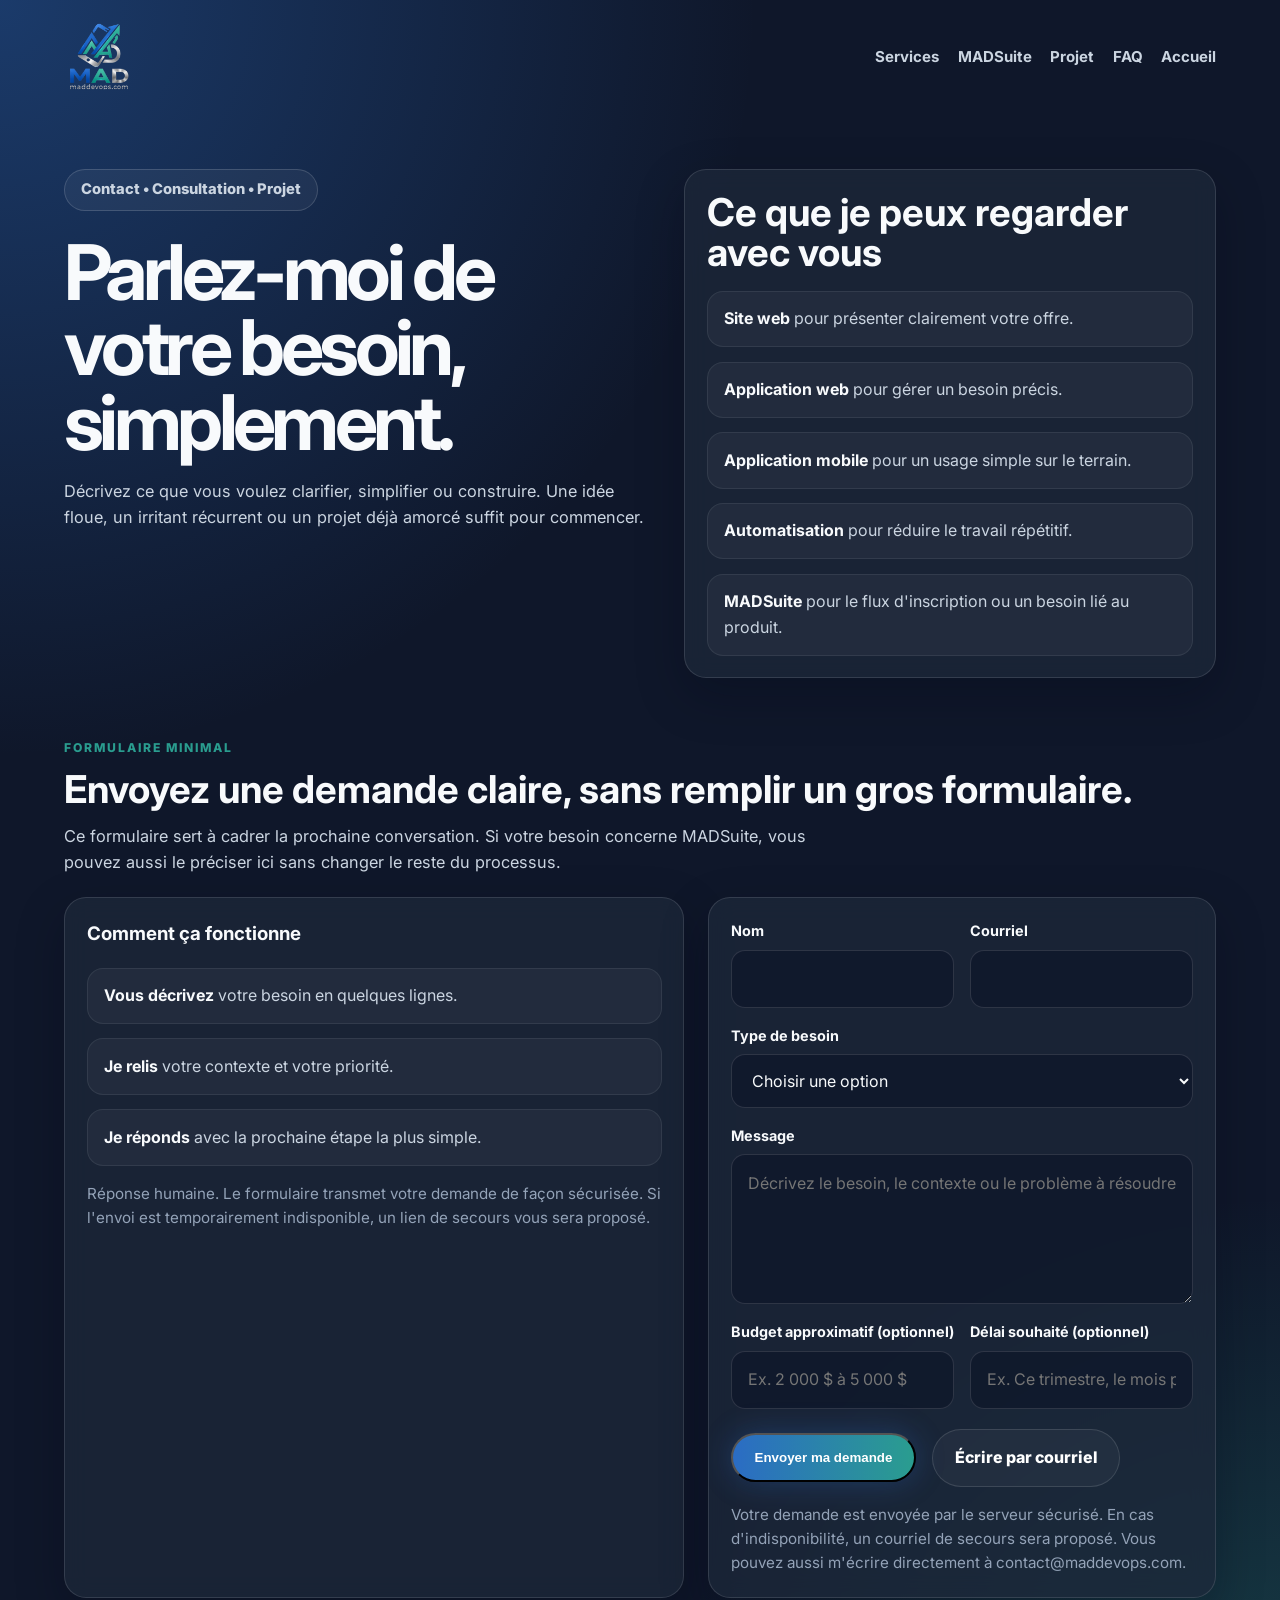
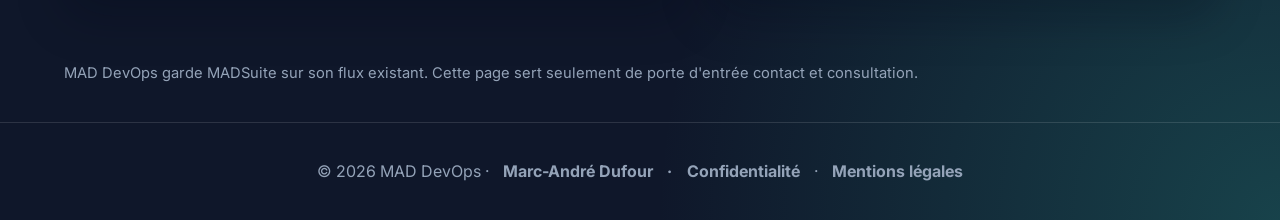
<file: contact.html>
<!doctype html>
<html lang="fr-CA">
  <head>
    <meta charset="UTF-8" />
    <meta name="viewport" content="width=device-width, initial-scale=1.0" />
    <title>Contact | MAD DevOps</title>
    <meta
      name="description"
      content="Demandez une consultation ou décrivez votre projet à MAD DevOps avec un formulaire simple et humain."
    />
    <link rel="canonical" href="https://www.maddevops.com/contact.html" />
    <meta property="og:type" content="website" />
    <meta property="og:title" content="Contact | MAD DevOps" />
    <meta
      property="og:description"
      content="Un formulaire simple pour parler d'un site web, d'une application, d'une automatisation ou d'un projet MADSuite."
    />
    <meta property="og:url" content="https://www.maddevops.com/contact.html" />
    <meta
      property="og:image"
      content="https://www.maddevops.com/img/logo.webp"
    />
    <meta property="og:locale" content="fr_CA" />
    <meta name="twitter:card" content="summary" />
    <meta name="twitter:title" content="Contact | MAD DevOps" />
    <meta
      name="twitter:description"
      content="Un formulaire simple pour parler d'un projet numérique sans jargon inutile."
    />
    <meta
      name="twitter:image"
      content="https://www.maddevops.com/img/logo.webp"
    />
    <link rel="icon" href="./img/logo.webp" type="image/webp" />
    <link rel="preconnect" href="https://fonts.googleapis.com" />
    <link rel="preconnect" href="https://fonts.gstatic.com" crossorigin />
    <link
      href="https://fonts.googleapis.com/css2?family=Inter:wght@300;400;600;700;800&display=swap"
      rel="stylesheet"
    />
    <link rel="stylesheet" href="./assets/css/variables.css" />
    <link rel="stylesheet" href="./assets/css/base.css" />
    <link rel="stylesheet" href="./assets/css/layout.css" />
    <link rel="stylesheet" href="./assets/css/components.css" />
    <link rel="stylesheet" href="./assets/css/components/back-to-top.css" />
    <link rel="stylesheet" href="./assets/css/pages/contact.css" />
  </head>
  <body>
    <a class="skip-link" href="#main-content">Aller au contenu principal</a>

    <header class="site-header container">
      <nav class="nav" aria-label="Navigation principale">
        <a class="brand" href="./index.html"
          ><img src="./img/logosylver_sf.png" alt="MAD DevOps — Accueil"
        width="1024" height="1024"></a>
        <button class="nav-toggle" type="button" aria-controls="main-navigation" aria-expanded="false" aria-label="Ouvrir le menu" data-nav-toggle>☰</button>
        <div class="nav-links" id="main-navigation">
          <a href="./index.html#services">Services</a>
          <a href="./index.html#madsuite">MADSuite</a>
          <a href="./index.html#projet">Projet</a>
          <a href="./index.html#faq">FAQ</a>
          <a href="./index.html">Accueil</a>
        </div>
      </nav>
    </header>

    <main id="main-content">
      <section class="hero container" aria-labelledby="contact-hero-title">
        <div class="hero-grid">
          <div>
            <div class="badge">Contact • Consultation • Projet</div>
            <h1 id="contact-hero-title">
              Parlez-moi de votre besoin, simplement.
            </h1>
            <p class="hero-text">
              Décrivez ce que vous voulez clarifier, simplifier ou construire.
              Une idée floue, un irritant récurrent ou un projet déjà amorcé
              suffit pour commencer.
            </p>
          </div>
          <aside class="card" aria-label="Ce que vous pouvez m'envoyer">
            <h2>Ce que je peux regarder avec vous</h2>
            <ul class="info-list">
              <li>
                <strong>Site web</strong> pour présenter clairement votre offre.
              </li>
              <li>
                <strong>Application web</strong> pour gérer un besoin précis.
              </li>
              <li>
                <strong>Application mobile</strong> pour un usage simple sur le
                terrain.
              </li>
              <li>
                <strong>Automatisation</strong> pour réduire le travail
                répétitif.
              </li>
              <li>
                <strong>MADSuite</strong> pour le flux d'inscription ou un
                besoin lié au produit.
              </li>
            </ul>
          </aside>
        </div>
      </section>

      <section
        class="section-block container"
        aria-labelledby="contact-form-title"
      >
        <div class="section-heading">
          <p class="section-kicker">Formulaire minimal</p>
          <h2 id="contact-form-title">
            Envoyez une demande claire, sans remplir un gros formulaire.
          </h2>
          <p class="section-text">
            Ce formulaire sert à cadrer la prochaine conversation. Si votre
            besoin concerne MADSuite, vous pouvez aussi le préciser ici sans
            changer le reste du processus.
          </p>
        </div>

        <div class="contact-layout">
          <div class="card">
            <h3>Comment ça fonctionne</h3>
            <ul class="info-list">
              <li>
                <strong>Vous décrivez</strong> votre besoin en quelques lignes.
              </li>
              <li>
                <strong>Je relis</strong> votre contexte et votre priorité.
              </li>
              <li>
                <strong>Je réponds</strong> avec la prochaine étape la plus
                simple.
              </li>
            </ul>
            <p class="contact-note">
              Réponse humaine. Le formulaire transmet votre demande de façon sécurisée. Si l'envoi est temporairement indisponible, un lien de secours vous sera proposé.
            </p>
          </div>

          <form class="form-card" id="contact-form" novalidate>
            <div class="form-grid">
              <div class="field">
                <label for="name">Nom</label>
                <input
                  id="name"
                  name="name"
                  type="text"
                  autocomplete="name"
                  required
                />
              </div>
              <div class="field">
                <label for="email">Courriel</label>
                <input
                  id="email"
                  name="email"
                  type="email"
                  autocomplete="email"
                  required
                />
              </div>
              <div class="field full">
                <label for="need">Type de besoin</label>
                <select id="need" name="need" required>
                  <option value="" selected disabled>Choisir une option</option>
                  <option>Site web</option>
                  <option>Application web</option>
                  <option>Application mobile</option>
                  <option>Automatisation</option>
                  <option>Tableau de bord / outil interne</option>
                  <option>MADSuite</option>
                  <option>Je ne suis pas certain</option>
                </select>
              </div>
              <div class="field full">
                <label for="message">Message</label>
                <textarea
                  id="message"
                  name="message"
                  placeholder="Décrivez le besoin, le contexte ou le problème à résoudre"
                  required
                ></textarea>
              </div>
              <div class="field">
                <label for="budget">Budget approximatif (optionnel)</label>
                <input
                  id="budget"
                  name="budget"
                  type="text"
                  placeholder="Ex. 2 000 $ à 5 000 $"
                />
              </div>
              <div class="field">
                <label for="delay">Délai souhaité (optionnel)</label>
                <input
                  id="delay"
                  name="delay"
                  type="text"
                  placeholder="Ex. Ce trimestre, le mois prochain"
                />
              </div>
            </div>

            <div hidden>
              <label for="website">Ne pas remplir ce champ</label>
              <input id="website" name="website" type="text" tabindex="-1" autocomplete="off" />
            </div>
            <div class="form-actions">
              <button class="btn btn-primary" type="submit">
                Envoyer ma demande
              </button>
              <a class="btn btn-secondary" href="mailto:contact@maddevops.com"
                >Écrire par courriel</a
              >
            </div>
            <p class="contact-note">
              Votre demande est envoyée par le serveur sécurisé. En cas d'indisponibilité, un courriel de secours sera proposé. Vous pouvez aussi m'écrire directement à
              contact@maddevops.com.
            </p>
          </form>
        </div>
      </section>
    </main>

    <p class="footer-note">
      MAD DevOps garde MADSuite sur son flux existant. Cette page sert seulement
      de porte d'entrée contact et consultation.
    </p>

    <footer class="site-footer">
      © 2026 MAD DevOps ·
      <a href="mailto:contact@maddevops.com">Marc-André Dufour</a><br />
      <a href="./confidentialite.html">Confidentialité</a> ·
      <a href="./mentions-legales.html">Mentions légales</a>
    </footer>

    <button
      id="back-to-top"
      class="back-to-top"
      type="button"
      aria-label="Retourner en haut de la page"
      title="Retour en haut"
      hidden
    >
      <span aria-hidden="true">↑</span>
    </button>

    <script src="./assets/js/tracking.js" defer></script>
    <script src="./assets/js/contact-form.js" defer></script>
    <script src="./assets/js/mobile-nav.js" defer></script>
    <script src="./assets/js/back-to-top.js" defer></script>
  </body>
</html>
</file>
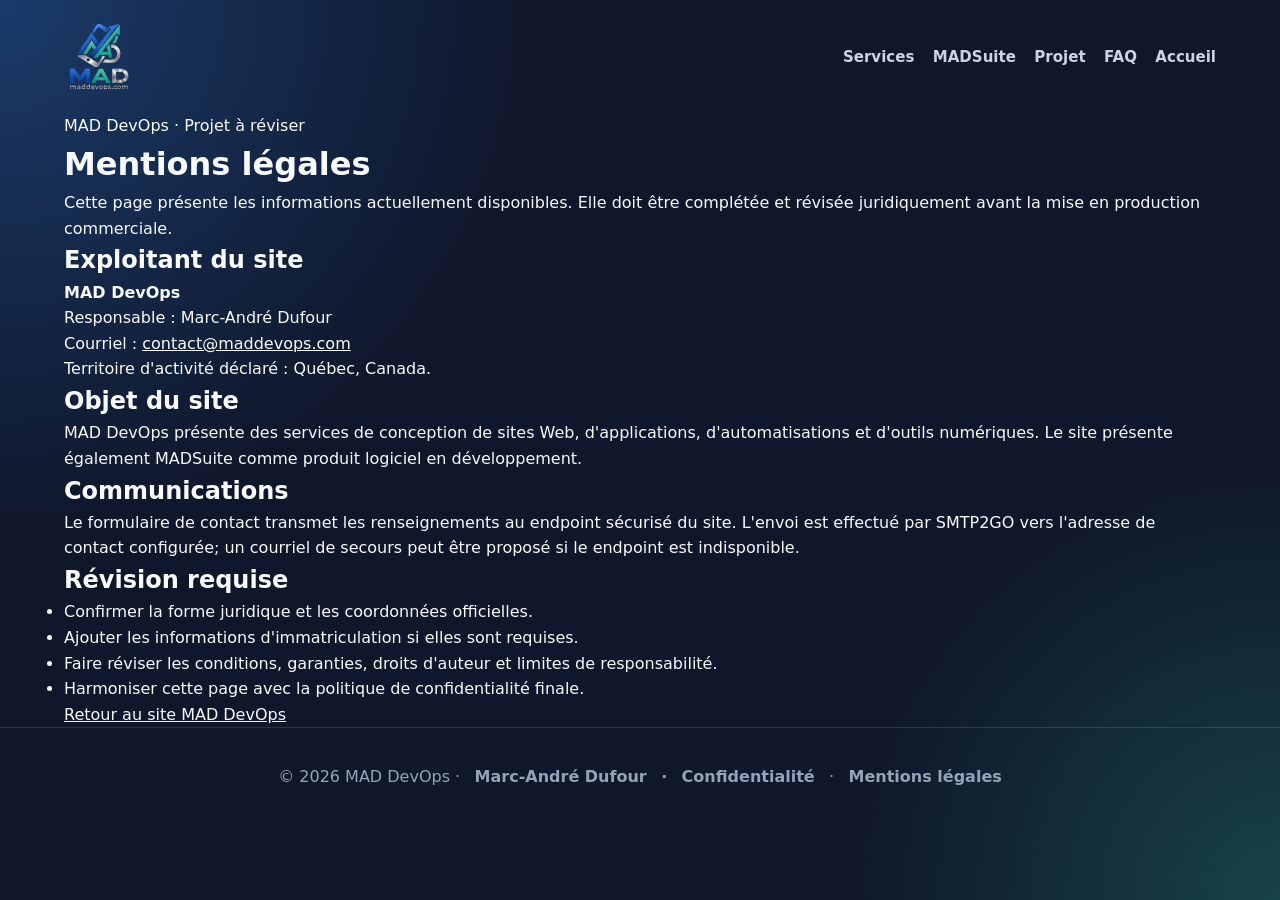
<file: mentions-legales.html>
<!doctype html>
<html lang="fr-CA">
  <head>
    <meta charset="UTF-8" />
    <meta name="viewport" content="width=device-width, initial-scale=1.0" />
    <title>Mentions légales | MAD DevOps</title>
    <meta name="description" content="Mentions légales et informations d'identification de MAD DevOps." />
    <link rel="canonical" href="https://www.maddevops.com/mentions-legales.html" />
    <link rel="stylesheet" href="./assets/css/variables.css" />
    <link rel="stylesheet" href="./assets/css/base.css" />
    <link rel="stylesheet" href="./assets/css/layout.css" />
    <link rel="stylesheet" href="./assets/css/components.css" />
      <link rel="icon" href="./img/logo.webp" type="image/webp" />
</head>
  <body>
    <a class="skip-link" href="#main-content">Aller au contenu principal</a>
    <header class="site-header container">
      <nav class="nav" aria-label="Navigation principale">
        <a class="brand" href="./index.html"
          ><img src="./img/logosylver_sf.png" alt="MAD DevOps — Accueil"
        width="1024" height="1024"></a>
        <button class="nav-toggle" type="button" aria-controls="main-navigation" aria-expanded="false" aria-label="Ouvrir le menu" data-nav-toggle>☰</button>
        <div class="nav-links" id="main-navigation">
          <a href="./index.html#services">Services</a>
          <a href="./index.html#madsuite">MADSuite</a>
          <a href="./index.html#projet">Projet</a>
          <a href="./index.html#faq">FAQ</a>
          <a href="./index.html">Accueil</a>
        </div>
      </nav>
    </header>

    <main class="container section-block" id="main-content">
      <p class="section-kicker">MAD DevOps · Projet à réviser</p>
      <h1>Mentions légales</h1>
      <p class="section-text">
        Cette page présente les informations actuellement disponibles. Elle
        doit être complétée et révisée juridiquement avant la mise en production
        commerciale.
      </p>

      <section class="card">
        <h2>Exploitant du site</h2>
        <p><strong>MAD DevOps</strong></p>
        <p>Responsable : Marc-André Dufour</p>
        <p>
          Courriel :
          <a href="mailto:contact@maddevops.com">contact@maddevops.com</a>
        </p>
        <p>Territoire d'activité déclaré : Québec, Canada.</p>
      </section>

      <section class="card">
        <h2>Objet du site</h2>
        <p>
          MAD DevOps présente des services de conception de sites Web,
          d'applications, d'automatisations et d'outils numériques. Le site
          présente également MADSuite comme produit logiciel en développement.
        </p>
      </section>

      <section class="card">
        <h2>Communications</h2>
        <p>
          Le formulaire de contact transmet les renseignements au endpoint
          sécurisé du site. L'envoi est effectué par SMTP2GO vers l'adresse de
          contact configurée; un courriel de secours peut être proposé si le
          endpoint est indisponible.
        </p>
      </section>

      <section class="card">
        <h2>Révision requise</h2>
        <ul>
          <li>Confirmer la forme juridique et les coordonnées officielles.</li>
          <li>Ajouter les informations d'immatriculation si elles sont requises.</li>
          <li>Faire réviser les conditions, garanties, droits d'auteur et limites de responsabilité.</li>
          <li>Harmoniser cette page avec la politique de confidentialité finale.</li>
        </ul>
      </section>

      <p><a href="./index.html">Retour au site MAD DevOps</a></p>

    </main>

    <footer class="site-footer">
      © 2026 MAD DevOps ·
      <a href="mailto:contact@maddevops.com">Marc-André Dufour</a><br />
      <a href="./confidentialite.html">Confidentialité</a> ·
      <a href="./mentions-legales.html">Mentions légales</a>
    </footer>
    <script src="./assets/js/mobile-nav.js" defer></script>
  </body>
</html>
</file>
<file: assets/css/variables.css>
:root {
  --bg: #0f172a;
  --card: rgba(30, 41, 59, 0.72);
  --border: rgba(255, 255, 255, 0.12);
  --primary: #2b6cc4;
  --secondary: #2a9d8f;
  --text: #f8fafc;
  --muted: #cbd5e1;
  --muted-soft: #94a3b8;
  --white: #fff;
  --radius: 22px;
  --max-width: 1160px;
}
</file>
<file: assets/css/base.css>
* {
  margin: 0;
  padding: 0;
  box-sizing: border-box;
}

html {
  scroll-behavior: smooth;
}

body {
  font-family: "Inter", system-ui, -apple-system, BlinkMacSystemFont, "Segoe UI", sans-serif;
  background:
    radial-gradient(circle at top left, rgba(43, 108, 196, 0.42) 0%, transparent 34%),
    radial-gradient(circle at bottom right, rgba(42, 157, 143, 0.32) 0%, transparent 28%),
    var(--bg);
  color: var(--text);
  min-height: 100vh;
  line-height: 1.6;
}

a {
  color: inherit;
}

@media (prefers-reduced-motion: reduce) {
  *,
  *::before,
  *::after {
    animation-duration: 0.01ms !important;
    animation-iteration-count: 1 !important;
    scroll-behavior: auto !important;
    transition-duration: 0.01ms !important;
  }
}
</file>
<file: assets/css/layout.css>
.container {
  width: min(var(--max-width), 90%);
  margin: 0 auto;
}
.site-header {
  padding: 1.35rem 0;
}
.nav {
  display: flex;
  justify-content: space-between;
  align-items: center;
  gap: 1.5rem;
  flex-wrap: wrap;
}
.nav-toggle {
  display: none;
  min-width: 48px;
  min-height: 48px;
  border: 1px solid var(--border);
  border-radius: 0.75rem;
  background: rgba(255, 255, 255, 0.06);
  color: var(--white);
  font-size: 1.35rem;
  cursor: pointer;
}
.nav-toggle:focus-visible {
  outline: 3px solid var(--secondary);
  outline-offset: 4px;
}
.brand {
  display: inline-flex;
  align-items: center;
  text-decoration: none;
}
.brand img {
  height: 70px;
  width: auto;
  display: block;
}
.nav-links {
  display: flex;
  gap: 1.15rem;
  flex-wrap: wrap;
  align-items: center;
}
.nav-links a {
  color: var(--muted);
  text-decoration: none;
  font-weight: 700;
  font-size: 0.94rem;
}
.nav-links a:hover {
  color: var(--white);
}

.site-footer {
  display: flex;
  flex-wrap: wrap;
  justify-content: center;
  align-items: center;
  gap: 0.35rem 0.9rem;
  text-align: center;
  padding: 2.25rem 1rem;
  color: var(--muted-soft);
  border-top: 1px solid var(--border);
}
.site-footer br {
  display: none;
}
.site-footer a {
  color: inherit;
  text-decoration: none;
  font-weight: 700;
  white-space: nowrap;
}
.site-footer a:hover {
  color: var(--white);
  text-decoration: underline;
}
.site-footer a[href="./confidentialite.html"]::before {
  content: "·";
  display: inline-block;
  margin-right: 0.9rem;
  color: var(--muted-soft);
  text-decoration: none;
}

@media (max-width: 860px) {
  .nav {
    align-items: center;
  }
  .brand img {
    height: 62px;
  }
  .nav-toggle {
    display: inline-flex;
    align-items: center;
    justify-content: center;
  }
  .nav-links {
    display: none;
    width: 100%;
    flex-direction: column;
    align-items: stretch;
    gap: 0.25rem;
    padding-top: 0.5rem;
  }
  .nav-links.is-open {
    display: flex;
  }
  .nav-links a {
    width: 100%;
    padding: 0.55rem 0;
  }
}
</file>
<file: assets/css/components.css>
.skip-link {
  position: absolute;
  left: 1rem;
  top: 1rem;
  transform: translateY(-160%);
  background: var(--white);
  color: var(--bg);
  padding: 0.75rem 1rem;
  border-radius: 999px;
  font-weight: 800;
  text-decoration: none;
  z-index: 1000;
}
.skip-link:focus {
  transform: translateY(0);
}
.btn {
  display: inline-flex;
  align-items: center;
  justify-content: center;
  min-height: 48px;
  padding: 0.95rem 1.35rem;
  border-radius: 999px;
  text-decoration: none;
  font-weight: 800;
  transition:
    transform 0.2s ease,
    background 0.2s ease,
    border-color 0.2s ease;
}
.btn-primary {
  background: linear-gradient(90deg, var(--primary), var(--secondary));
  color: var(--white);
  box-shadow: 0 0 30px rgba(43, 108, 196, 0.32);
}
.btn-primary:hover {
  transform: translateY(-2px);
}
.btn-secondary {
  border: 1px solid var(--border);
  color: var(--white);
  background: rgba(255, 255, 255, 0.04);
}
.btn-secondary:hover {
  border-color: rgba(255, 255, 255, 0.28);
  background: rgba(255, 255, 255, 0.08);
}
a:focus-visible,
.btn:focus-visible {
  outline: 3px solid var(--secondary);
  outline-offset: 4px;
}
.badge {
  display: inline-flex;
  width: fit-content;
  padding: 0.5rem 1rem;
  border: 1px solid rgba(255, 255, 255, 0.15);
  border-radius: 999px;
  margin-bottom: 1.5rem;
  color: var(--muted);
  background: rgba(255, 255, 255, 0.05);
  font-weight: 800;
  font-size: 0.92rem;
}
</file>
<file: assets/css/components/back-to-top.css>
.back-to-top {
  position: fixed;
  bottom: 2rem;
  right: 2rem;
  z-index: 999;
  display: inline-flex;
  align-items: center;
  justify-content: center;
  width: 48px;
  height: 48px;
  border-radius: 999px;
  border: 1px solid var(--border);
  background: rgba(255, 255, 255, 0.04);
  color: var(--white);
  font-size: 1.25rem;
  font-weight: 800;
  cursor: pointer;
  opacity: 0;
  visibility: hidden;
  transform: translateY(16px);
  transition: opacity 0.3s ease, visibility 0.3s ease, transform 0.3s ease, background 0.2s ease, border-color 0.2s ease;
}

.back-to-top.is-visible {
  opacity: 1;
  visibility: visible;
  transform: translateY(0);
}

.back-to-top:hover {
  background: rgba(255, 255, 255, 0.08);
  border-color: rgba(255, 255, 255, 0.28);
}

.back-to-top.is-visible:hover {
  transform: translateY(-2px);
}

.back-to-top:focus-visible {
  outline: 3px solid var(--secondary);
  outline-offset: 4px;
}

@media (max-width: 860px) {
  .back-to-top {
    bottom: 1.5rem;
    right: 1.5rem;
    width: 44px;
    height: 44px;
  }
}
</file>
<file: assets/css/pages/home.css>
.hero {
  padding: 4.75rem 0 4rem;
}
.hero-grid {
  display: grid;
  grid-template-columns: minmax(0, 1.25fr) minmax(280px, 0.75fr);
  gap: 3rem;
  align-items: center;
}

h1 {
  max-width: 900px;
  font-size: clamp(2.65rem, 7vw, 5.55rem);
  line-height: 0.98;
  letter-spacing: -0.06em;
  margin-bottom: 1.35rem;
}
.gradient {
  background: linear-gradient(90deg, var(--primary), var(--secondary));
  -webkit-background-clip: text;
  background-clip: text;
  -webkit-text-fill-color: transparent;
}
.hero-text {
  color: var(--muted);
  font-size: clamp(1.08rem, 2vw, 1.28rem);
  max-width: 780px;
  line-height: 1.8;
}
.hero-actions {
  margin-top: 2rem;
  display: flex;
  gap: 1rem;
  flex-wrap: wrap;
}

.hero-panel,
.card,
.contact-box,
.faq-item {
  background: var(--card);
  border: 1px solid var(--border);
  border-radius: var(--radius);
  backdrop-filter: blur(18px);
}
.hero-panel,
.card,
.faq-item {
  padding: 1.6rem;
}
.hero-panel h2 {
  font-size: 1.15rem;
  margin-bottom: 1rem;
}
.hero-panel ul {
  list-style: none;
  display: grid;
  gap: 0.85rem;
}
.hero-panel li {
  color: var(--muted);
  display: flex;
  gap: 0.65rem;
}
.hero-panel li::before {
  content: "✓";
  color: var(--secondary);
  font-weight: 800;
}
section {
  padding: 4rem 0;
}
.section-heading {
  max-width: 820px;
  margin-bottom: 2rem;
}
.section-kicker {
  color: var(--secondary);
  font-weight: 800;
  margin-bottom: 0.55rem;
}
h2 {
  font-size: clamp(2rem, 4vw, 3.2rem);
  line-height: 1.08;
  letter-spacing: -0.04em;
  margin-bottom: 1rem;
}
.section-text {
  color: var(--muted);
  font-size: 1.08rem;
  max-width: 800px;
}
.grid,
.faq-grid {
  display: grid;
  grid-template-columns: repeat(auto-fit, minmax(245px, 1fr));
  gap: 1.25rem;
}
.card h3,
.faq-item h3 {
  margin-bottom: 0.75rem;
  font-size: 1.15rem;
}
.card p,
.card li,
.faq-item p {
  color: var(--muted-soft);
}
.card ul {
  padding-left: 1.1rem;
  display: grid;
  gap: 0.5rem;
}
.problem-list {
  display: grid;
  gap: 0.85rem;
  margin-top: 1.5rem;
  max-width: 860px;
}
.problem-list li {
  list-style: none;
  background: rgba(255, 255, 255, 0.045);
  border: 1px solid var(--border);
  border-radius: 16px;
  padding: 0.95rem 1rem;
  color: var(--muted);
}
.package-label {
  width: fit-content;
  margin-bottom: 1rem;
  padding: 0.35rem 0.75rem;
  border-radius: 999px;
  border: 1px solid rgba(255, 255, 255, 0.14);
  color: var(--muted);
  font-size: 0.82rem;
  font-weight: 800;
}
.package-card.featured,
.callout {
  background:
    linear-gradient(135deg, rgba(43, 108, 196, 0.24), rgba(42, 157, 143, 0.18)),
    rgba(255, 255, 255, 0.045);
}
.package-note,
.contact-note {
  margin-top: 1rem;
  color: var(--muted-soft);
  font-size: 0.92rem;
}
.steps {
  display: grid;
  grid-template-columns: repeat(auto-fit, minmax(230px, 1fr));
  gap: 1.25rem;
  counter-reset: steps;
}
.step {
  counter-increment: steps;
  position: relative;
  background: var(--card);
  border: 1px solid var(--border);
  border-radius: var(--radius);
  padding: 1.6rem;
}
.step::before {
  content: counter(steps);
  display: inline-flex;
  align-items: center;
  justify-content: center;
  width: 36px;
  height: 36px;
  margin-bottom: 1rem;
  border-radius: 50%;
  background: linear-gradient(90deg, var(--primary), var(--secondary));
  font-weight: 800;
}
.spotlight {
  display: grid;
  grid-template-columns: 120px minmax(0, 1fr);
  gap: 1.4rem;
  align-items: center;
}
.spotlight img {
  width: 100%;
  max-width: 120px;
  height: auto;
  display: block;
}
.contact-box {
  padding: clamp(1.6rem, 4vw, 3rem);
}
footer {
  text-align: center;
  padding: 3rem 1rem;
  color: var(--muted-soft);
  border-top: 1px solid var(--border);
}
footer a {
  color: inherit;
  text-decoration: none;
  font-weight: 700;
}
footer a:hover {
  text-decoration: underline;
}

@media (max-width: 860px) {
  .hero-grid {
    grid-template-columns: 1fr;
  }
}
@media (max-width: 620px) {
  .hero {
    padding-top: 3rem;
  }
  .hero-actions {
    flex-direction: column;
  }

  .spotlight {
    grid-template-columns: 1fr;
  }
}
.disclaimer-note {
  margin-top: 1rem;
  color: var(--muted-soft);
  font-size: 0.95rem;
}

.btn-madsuite {
  border: 1px solid var(--secondary);
  color: var(--secondary);
}

.madsuite-actions {
  margin-top: 2rem;
  text-align: center;
}
</file>
<file: assets/css/pages/contact.css>
.hero {
  padding: 3.5rem 0 2.25rem;
}

.hero-grid {
  display: grid;
  grid-template-columns: minmax(0, 1.05fr) minmax(320px, 0.95fr);
  gap: 2rem;
  align-items: start;
}

h1 {
  max-width: 900px;
  font-size: clamp(2.45rem, 6vw, 4.85rem);
  line-height: 0.98;
  letter-spacing: -0.06em;
  margin-bottom: 1.1rem;
}

.hero-text,
.section-text,
.helper-text {
  color: var(--muted);
  max-width: 760px;
  font-size: 1.02rem;
}

.section-block {
  padding: 1.5rem 0 4rem;
}

.section-heading {
  margin-bottom: 1.35rem;
}

.section-kicker {
  text-transform: uppercase;
  letter-spacing: 0.16em;
  font-size: 0.76rem;
  color: var(--secondary);
  font-weight: 800;
  margin-bottom: 0.7rem;
}

h2 {
  font-size: clamp(1.65rem, 3vw, 2.5rem);
  line-height: 1.05;
  margin-bottom: 0.85rem;
}

.contact-layout {
  display: grid;
  grid-template-columns: minmax(0, 1.1fr) minmax(320px, 0.9fr);
  gap: 1.5rem;
}

.card,
.form-card {
  background: var(--card);
  border: 1px solid var(--border);
  border-radius: var(--radius);
  backdrop-filter: blur(12px);
  box-shadow: 0 18px 48px rgba(2, 6, 23, 0.28);
}

.card,
.form-card {
  padding: 1.35rem;
}

.info-list {
  list-style: none;
  display: grid;
  gap: 0.9rem;
  margin-top: 1.15rem;
}

.info-list li {
  padding: 0.9rem 1rem;
  border-radius: 16px;
  background: rgba(255, 255, 255, 0.04);
  border: 1px solid rgba(255, 255, 255, 0.08);
  color: var(--muted);
}

.info-list strong {
  color: var(--text);
}

.form-grid {
  display: grid;
  grid-template-columns: repeat(2, minmax(0, 1fr));
  gap: 1rem;
}

.field {
  display: flex;
  flex-direction: column;
  gap: 0.45rem;
}

.field.full {
  grid-column: 1 / -1;
}

label {
  font-size: 0.9rem;
  font-weight: 700;
  color: var(--text);
}

input,
select,
textarea {
  width: 100%;
  background: rgba(15, 23, 42, 0.72);
  color: var(--text);
  border: 1px solid rgba(255, 255, 255, 0.12);
  border-radius: 14px;
  padding: 0.95rem 1rem;
  font: inherit;
  outline: none;
}

textarea {
  min-height: 150px;
  resize: vertical;
}

input:focus,
select:focus,
textarea:focus,
a:focus-visible,
button:focus-visible {
  outline: 3px solid rgba(42, 157, 143, 0.8);
  outline-offset: 3px;
}

.form-actions {
  display: flex;
  align-items: center;
  gap: 1rem;
  flex-wrap: wrap;
  margin-top: 1.25rem;
}

.contact-note {
  margin-top: 1rem;
  color: var(--muted-soft);
  font-size: 0.95rem;
}

.success-message {
  background: rgba(42, 157, 143, 0.2);
  border: 1px solid rgba(42, 157, 143, 0.5);
  border-radius: 14px;
  padding: 1.5rem;
  margin-bottom: 1.5rem;
  color: var(--text);
}

.success-message h3 {
  color: var(--secondary);
  margin-bottom: 0.5rem;
}

.success-message p {
  color: var(--muted);
  margin: 0;
}

.success-message p + p {
  color: var(--muted-soft);
  margin-top: 0.75rem;
  font-size: 0.9rem;
}

.success-message a {
  color: var(--secondary);
  text-decoration: underline;
  font-weight: 800;
}

.footer-note {
  width: min(var(--max-width), 90%);
  margin: 0 auto;
  padding: 0 0 2.25rem;
  color: var(--muted-soft);
  font-size: 0.92rem;
}

@media (max-width: 900px) {
  .hero-grid,
  .contact-layout {
    grid-template-columns: 1fr;
  }

  .form-grid {
    grid-template-columns: 1fr;
  }
}

@media (max-width: 640px) {
  .hero {
    padding-top: 2.4rem;
  }

  .card,
  .form-card {
    padding: 1.1rem;
  }
}
</file>
